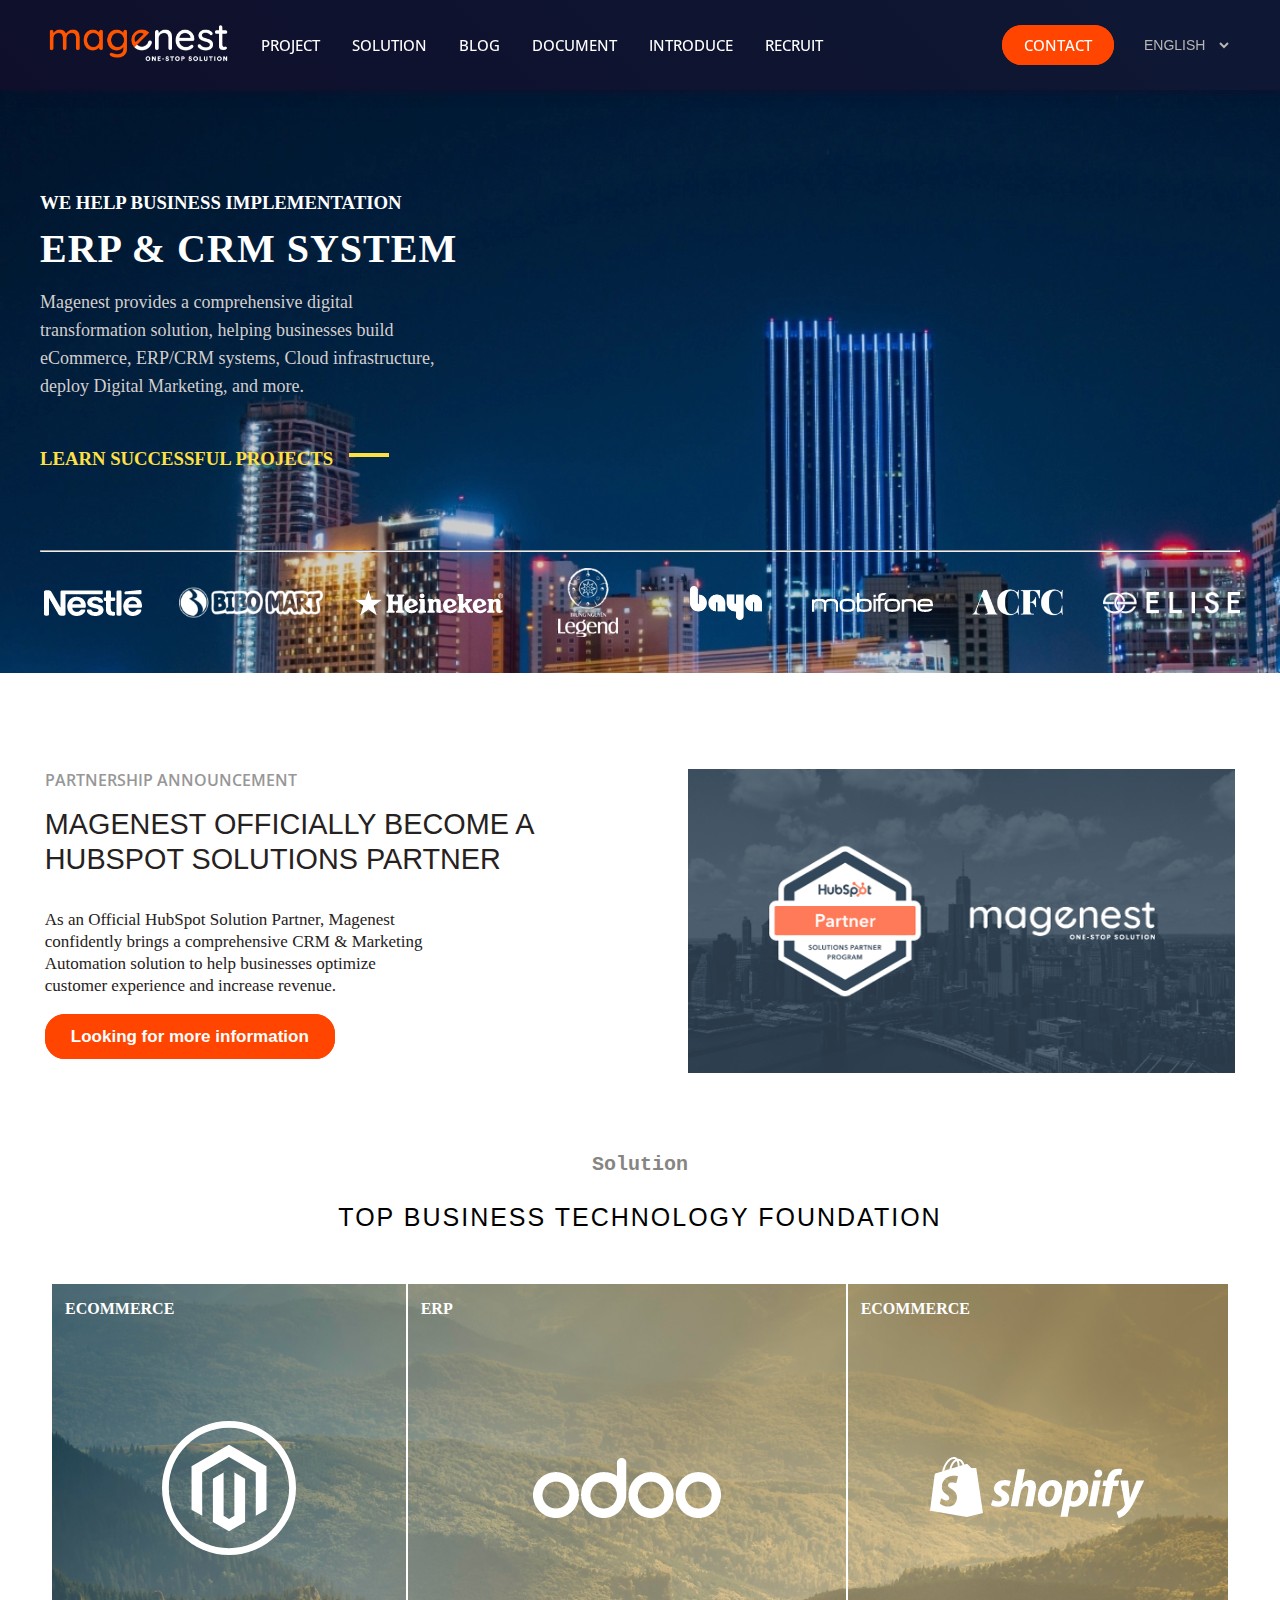
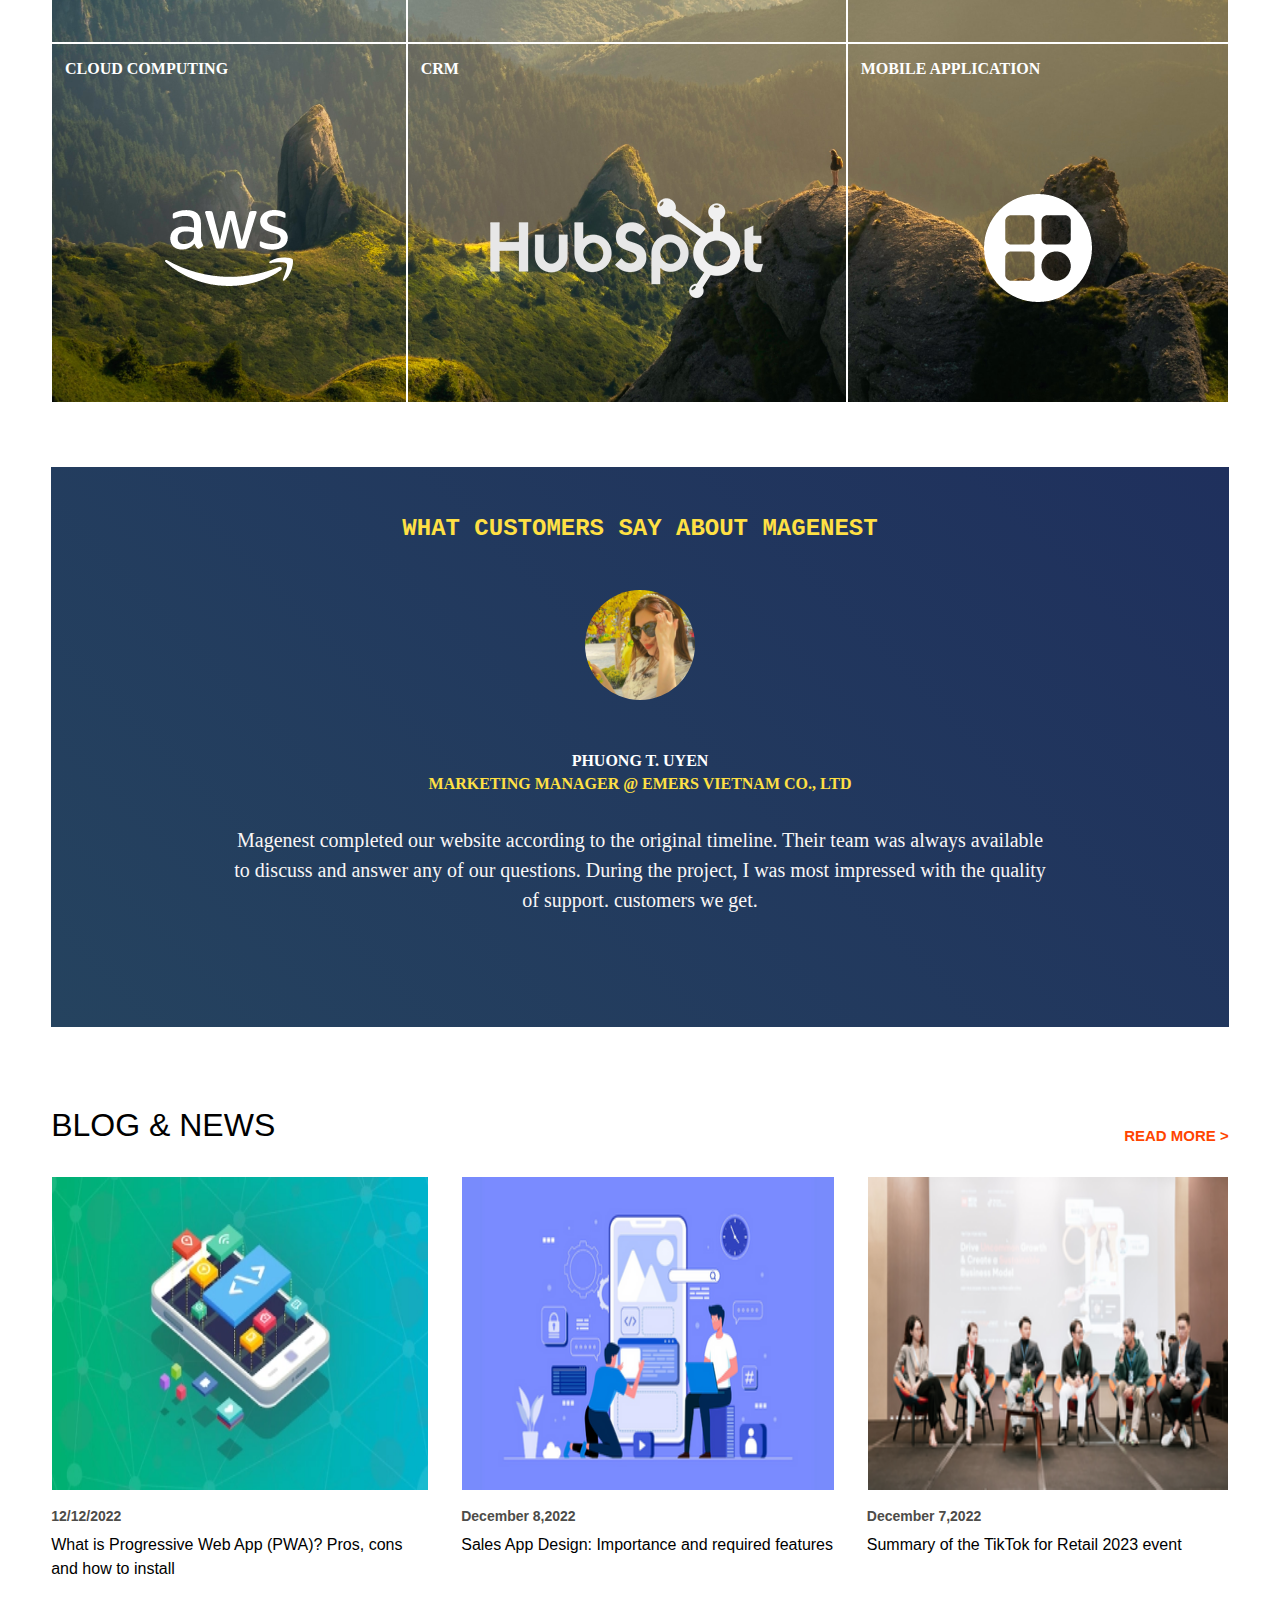
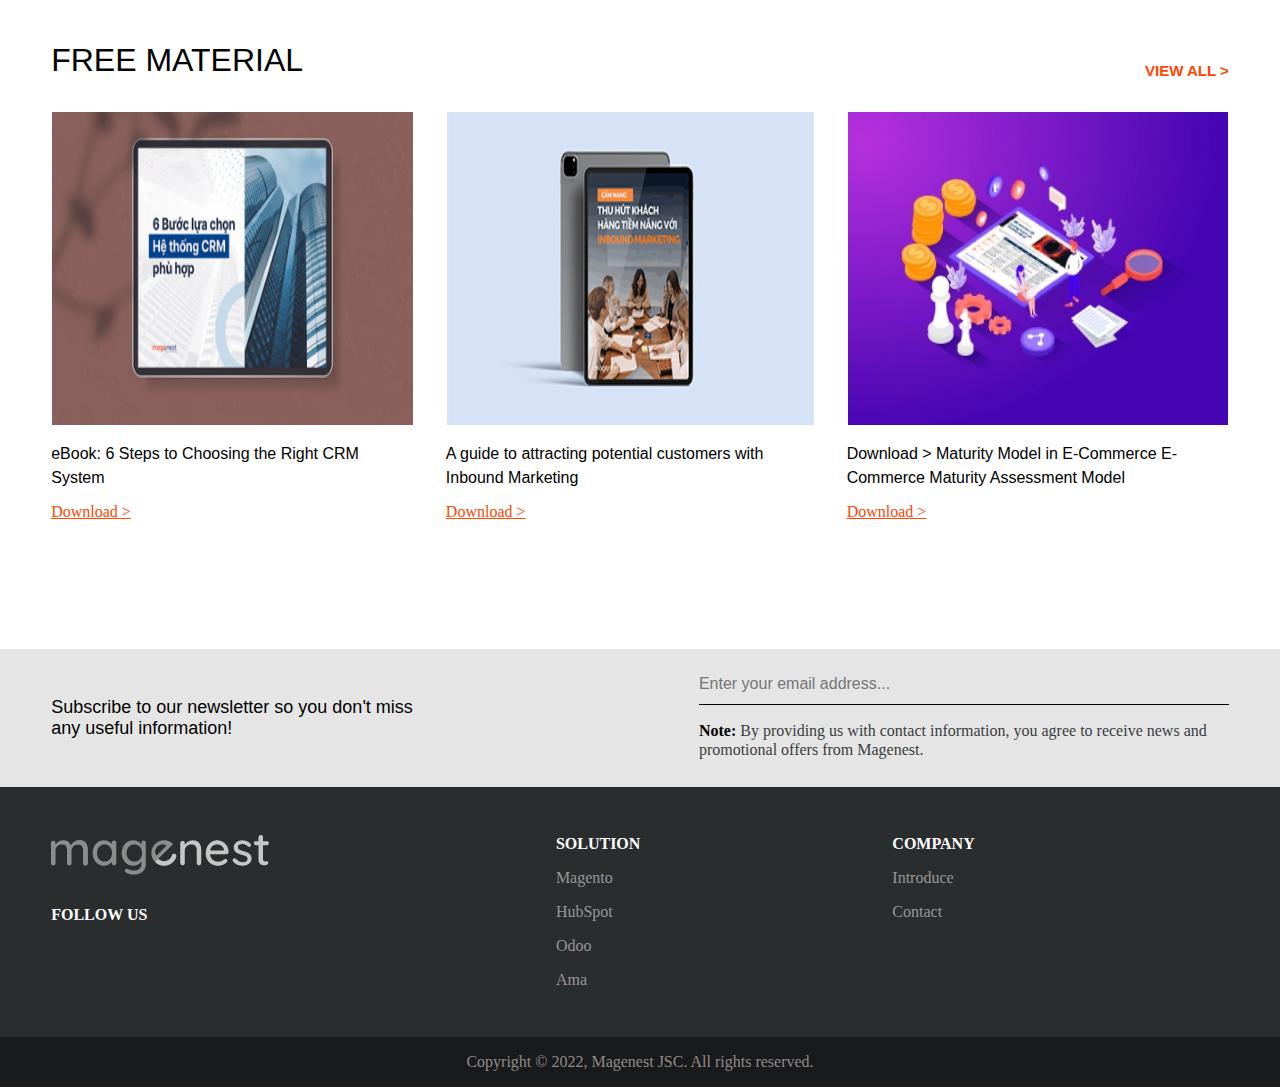
<file: index.html>
<!DOCTYPE html>
<html lang="en">
<head>
    <meta charset="UTF-8">
    <meta http-equiv="X-UA-Compatible" content="IE=edge">
    <meta name="viewport" content="width=device-width, initial-scale=1.0">
    <title>Magenest - Strategic technology partner of Vietnamese enterprises</title>
    <link rel="stylesheet" href="style.css">
    <link rel="stylesheet" href="https://cdnjs.cloudflare.com/ajax/libs/font-awesome/6.2.1/css/all.min.css" integrity="sha512-MV7K8+y+gLIBoVD59lQIYicR65iaqukzvf/nwasF0nqhPay5w/9lJmVM2hMDcnK1OnMGCdVK+iQrJ7lzPJQd1w==" crossorigin="anonymous" referrerpolicy="no-referrer" />
</head>
<body>
    <header>

    <!-- ================  Big Screen Navbar =============== -->
        <nav>
            <ul class="left">
                <li><a href="#"><img src="images/magenest-logo-2022.webp" class="logo"></a></li>
                <li><a href="project/project.html">Project</a></li>
                <li><a href="#">Solution</a></li>
                <li><a href="#">Blog</a></li>
                <li><a href="/document/document.html">Document</a></li>
                <li><a href="#">Introduce</a></li>
                <li><a href="/recuritment/recuritment.html">Recruit</a></li>
            </ul>
            <div class="right">
                <div class="div">
                    <a href="/contact/contact.html" class="btn">Contact</a>
                </div>
                <div class="div">
                    <select name="" id="">
                        <option class="language" value="">English</option>
                        <option value="">Nepali</option>
                    </select>
                </div>               
            </div>
        </nav>


    <!-- ================  Small Screen Navbar =============== -->
        <nav class="mobile-navbar">
            <div class="logo">
                <img src="images/magenest-logo-2022.webp">
            </div>
            <div class="menu-icon">
                <img src="images/menu-icon.png" alt="" srcset="">
            </div>
            
            
        </nav>

    <!-- ================ MOBILE MENU CONTAINER =============== -->
            <div class="mobile-menu-container">
                <div class="close-icon">
                    <img src="images/close-icon.svg" alt="">
                </div>
                <ul>
                    <li><a href="/project/project.html">Project</a></li>
                    <li><a href="#">Solution</a></li>
                    <li><a href="#">Blog</a></li>
                    <li><a href="/document/document.html">Document</a></li>
                    <li><a href="/recuritment/recuritment.html">Recruit</a></li>
                    <li><a href="/contact/contact.html">Contact</a></li>
                </ul>
            </div>




        <div class="hero">
            <div class="content">
                <h3>WE HELP BUSINESS IMPLEMENTATION</h3>
                <h1 class="auto-text">erp & crd system</h1>
                <p>Magenest provides a comprehensive digital transformation solution, helping businesses build eCommerce, ERP/CRM systems, Cloud infrastructure, deploy Digital Marketing, and more.</p>
            </div>
            <div class="design">
                <h3>LEARN SUCCESSFUL PROJECTS</h3>
                <span class="line"></span>
            </div>
            <hr>

            <div class="companies">
                <div class="img">
                    <img src="images/nestle.webp">
                </div>
                <div class="img">
                    <img src="images/bibomart.webp">
                </div>
                <div class="img">
                    <img src="images/heineken.webp">
                </div>
                <div class="img">
                    <img src="images/legend.webp">
                </div>
                <div class="img">
                    <img src="images/baya.webp">
                </div>
                <div class="img">
                    <img src="images/mobifine.webp">
                </div>
                <div class="img">
                    <img src="images/acfc.webp">
                </div>
                <div class="img">
                    <img src="images/elipse.webp">
                </div>
            </div>
        </div>
    </header>



    <!-- ================  second row Container =============== -->
    
    <section>
        <div class="secondrow">
            <div class="left">
                <h3>PARTNERSHIP ANNOUNCEMENT</h3>
                <h2>MAGENEST OFFICIALLY BECOME A HUBSPOT SOLUTIONS PARTNER</h2>
                <p>As an Official HubSpot Solution Partner, Magenest confidently brings a comprehensive CRM & Marketing Automation solution to help businesses optimize customer experience and increase revenue.</p>
                <a href="#" class="btn info">Looking for more information</a>
            </div>
            <div class="right">
                <img src="images/secondrow.webp" alt="">
            </div>
        </div>
    </section>

    <!-- ================  SOLUTION CONTAINER =============== -->

    <div class="solutionContainer">
        <h5>Solution</h5>
        <h1>TOP BUSINESS TECHNOLOGY FOUNDATION</h1>
        <div class="allBox">
            <div class="box">
                <div class="text"><h4>Ecommerce</h4></div>
                <div class="image">
                <img src="images/magento-logo.webp">
                </div>
            </div>
    
            <div class="box">
                <div class="text"><h4>Erp</h4></div>
                <div class="image">
                <img src="images/odoo-logo.webp">
                </div>
            </div>
    
            <div class="box">
                <div class="text"><h4>Ecommerce</h4></div>
                <div class="image">
                <img src="images/shopify-logo.webp  ">
                </div>
            </div>
    
            <div class="box">
                <div class="text"><h4>cloud computing</h4></div>
                <div class="image">
                <img src="images/aws-logo.webp">
                </div>
            </div>
    
            <div class="box">
                <div class="text"><h4>crm</h4></div>
                <div class="image">
                <img src="images/hubspot-logo-white-png.webp">
                </div>
            </div>
    
            <div class="box">
                <div class="text"><h4>mobile application</h4></div>
                <div class="image">
                <img src="images/app-logo.webp">
                </div>
            </div>
        </div>
        
    </div>
    
    
    <!-- ================ REVIEW BOX =============== -->

    <div class="reviewBox">
        <h2 class="reviewTitle">WHAT CUSTOMERS SAY ABOUT MAGENEST</h2>
        <img class="reviewImg" src="">
        <h4 class="reviewName"></h4>
        <h4 class="reviewWork"></h4>
        <p class="reviewPara"></p>
        <div class="controls">
            <div class="leftarrow">
                <i class="fa fa-arrow-left" aria-hidden="true"></i>
            </div>
            <div class="rightarrow">
                <i class="fa fa-arrow-right" aria-hidden="true"></i>
            </div>
        </div>
    </div>


    <!-- ================= BLOG CONTENT ==================== -->
    <div class="blogContainer">
        <div class="title">
            <div class="blog">
                <h2>Blog & news</h2>
            </div>
            <div class="readMore">
                <a href="#">Read More ></a>
            </div>
        </div>
        <div class="blogBox">
            <div class="blogContent">
                <div class="box">
                    <img src="images/blog1.webp" alt="">
                </div>
                <span class="date">12/12/2022</span>
                <p>What is Progressive Web App (PWA)? Pros, cons and how to install</p>
            </div>
    
            <div class="blogContent">
                <div class="box">
                    <img src="images/blog2.webp" alt="">
                </div>
                <span class="date">December 8,2022</span>
                <p>Sales App Design: Importance and required features</p>
            </div>
    
            <div class="blogContent">
                <div class="box">
                    <img src="images/blog3.webp" alt="">
                </div>
                <span class="date">December 7,2022</span>
                <p>Summary of the TikTok for Retail 2023 event</p>
            </div>
        </div>
    </div>
    

    <!-- ================= FREE MATERIAL CONTENT ==================== -->
    <div class="material">
        <div class="title">
            <div class="blog">
                <h2>Free Material</h2>
            </div>
            <div class="readMore">
                <a href="#">View All ></a>
            </div>
        </div>
        <div class="blogBox">
            <div class="blogContent">
                <div class="box">
                    <img src="images/material1.png" alt="">
                </div>
                <p>eBook: 6 Steps to Choosing the Right CRM System</p>
                <a href="#">Download ></a>
            </div>
    
            <div class="blogContent">
                <div class="box">
                    <img src="images/material2.jpg" alt="">
                </div>
                <p>A guide to attracting potential customers with Inbound Marketing</p>
                <a href="#">Download ></a>
            </div>
    
            <div class="blogContent">
                <div class="box">
                    <img src="images/material3.webp" alt="">
                </div>
                <p>Download >
                    Maturity Model in E-Commerce
                    E-Commerce Maturity Assessment Model
                </p>
                <a href="#">Download ></a>
            </div>
        </div>
    </div>



    <!-- ================= MESSAGE SECTION ==================== -->  
    <div class="mmsgBox">
        <div class="message">
            <div class="left">
                <h4>Subscribe to our newsletter so you don't miss
                    any useful information!</h4>
            </div>
            <div class="right">
                <div class="form">
                    <input type="email" name="" placeholder="Enter your email address..." required>
                    <div class="arrow">
                        <i class="fa fa-arrow-right" aria-hidden="true"></i>
                    </div>
                </div>
                <p> <span class="note">Note: </span>By providing us with contact information, you agree to receive news and promotional offers from Magenest.</p>
            </div>
        </div>
    </div>  


    <!-- ============ FOOTER SECTION ================== -->
    <footer>
        <div class="inside">
            <div class="first">
                <div class="footer-logo">
                    <img src="images/mgn-logo-gray.webp">
                </div>
                <div class="link">
                    <h3>Follow us</h3>
                    <div class="link-item">
                        <a href="#">
                            <i class="fa-brands fa-linkedin"></i>
                        </a>
                        <a href="https://www.facebook.com/profile.php?id=100070968464624">
                            <i class="fa-brands fa-facebook-f"></i>
                        </a>
                        <a href="#">
                            <i class="fa-brands fa-instagram"></i>
                        </a>
                        <a href="#">
                            <i class="fa-brands fa-youtube"></i>
                        </a>
                    </div>
                </div>
            </div>
            <div class="same">
                <h3>Solution</h3>
                <p>Magento</p>
                <p>HubSpot</p>
                <p>Odoo</p>
                <p>Ama</p>
            </div>
            <div class="same">
                <h3>Company</h3>
                <p>Introduce</p>
                <p>Contact</p>
            </div>
        </div>

        <div class="copyright">
            <p>Copyright © 2022, Magenest JSC. All rights reserved.</p>
        </div>

    </footer>
    
    <script src="main.js"></script>
</body>
</html>
</file>
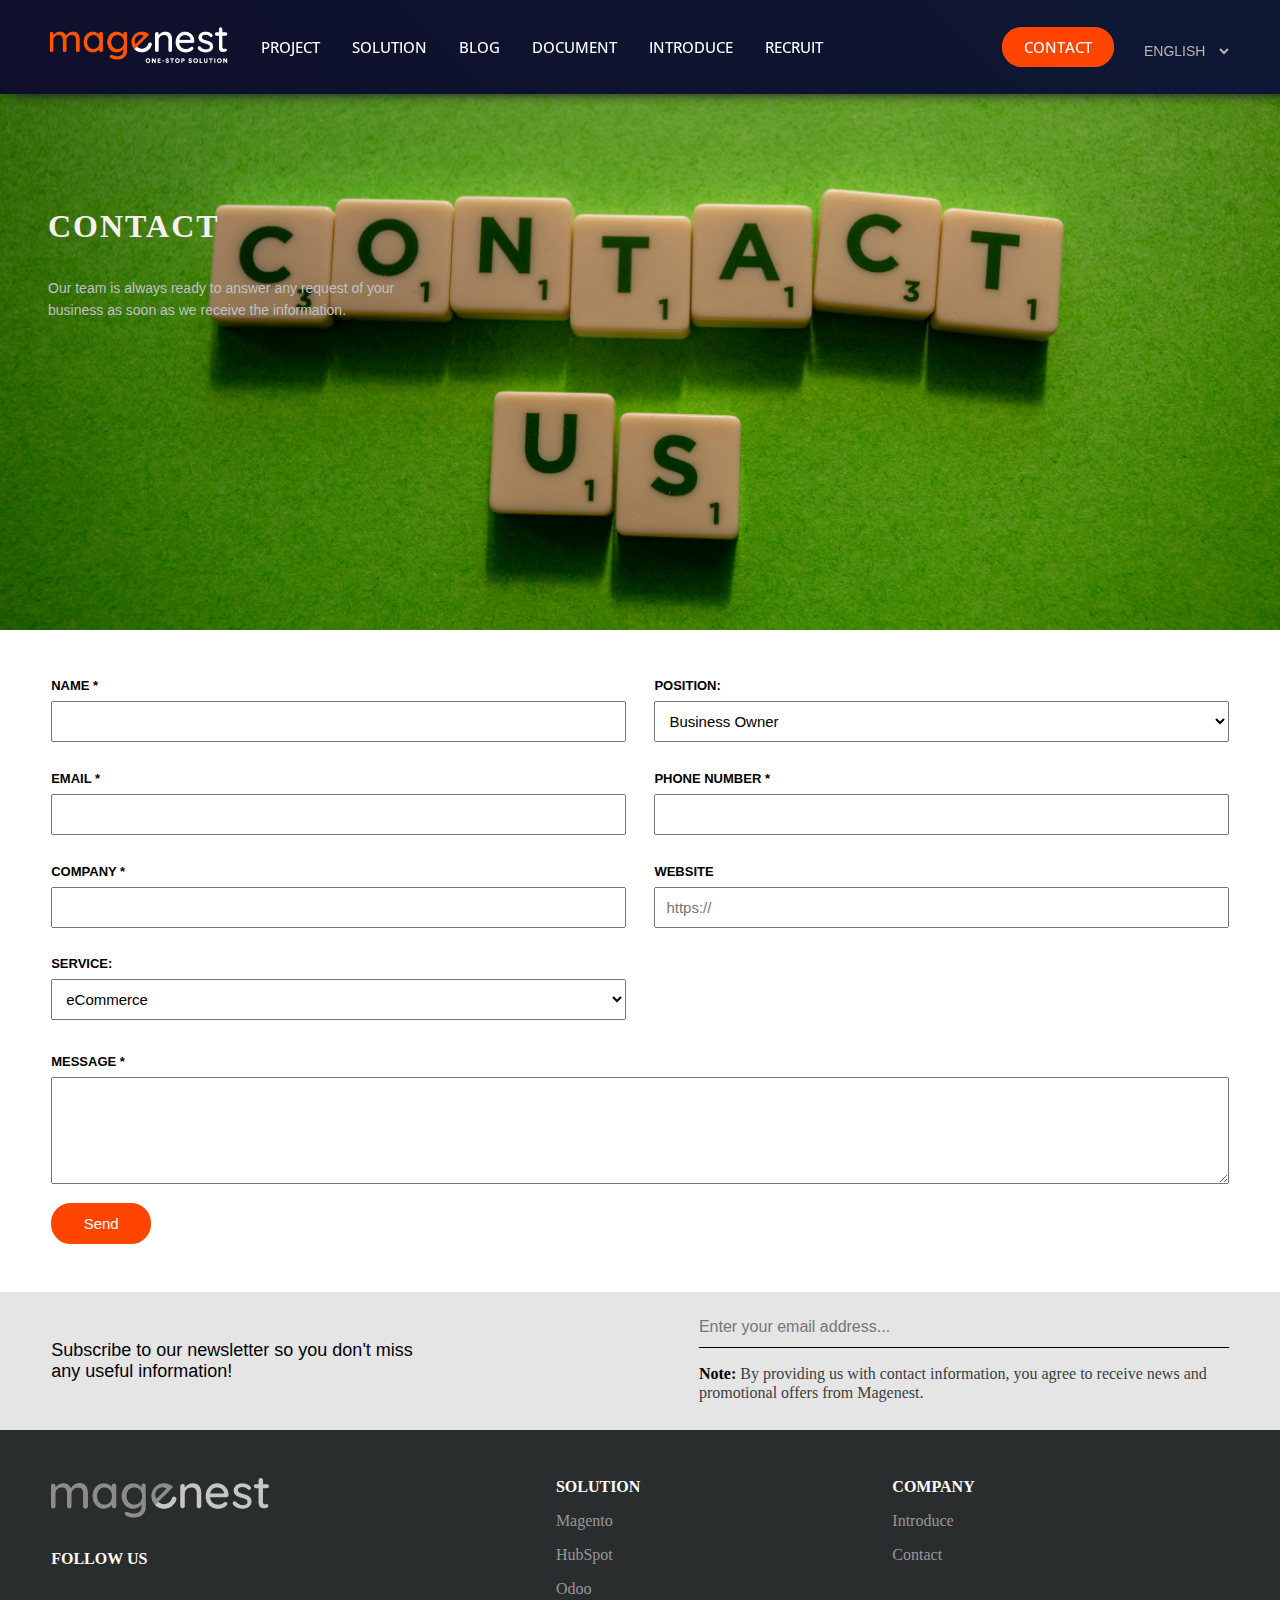
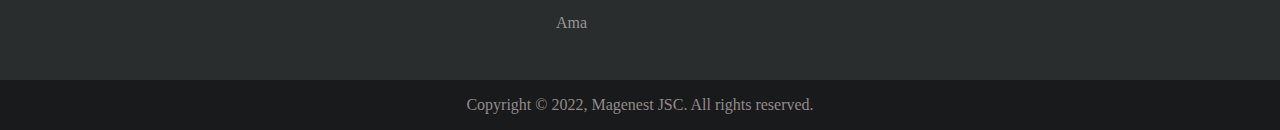
<file: contact/contact.html>
<!DOCTYPE html>
<html lang="en">
<head>
    <meta charset="UTF-8">
    <meta http-equiv="X-UA-Compatible" content="IE=edge">
    <meta name="viewport" content="width=device-width, initial-scale=1.0">
    <title>Document</title>
    <link rel="stylesheet" href="contact.css">
    <link rel="stylesheet" href="https://cdnjs.cloudflare.com/ajax/libs/font-awesome/6.2.1/css/all.min.css" integrity="sha512-MV7K8+y+gLIBoVD59lQIYicR65iaqukzvf/nwasF0nqhPay5w/9lJmVM2hMDcnK1OnMGCdVK+iQrJ7lzPJQd1w==" crossorigin="anonymous" referrerpolicy="no-referrer" />
</head>
<body>
    <header>

    <!-- ================  Big Screen Navbar =============== -->
        <nav>
            <ul class="left">
                <li><a href="/index.html"><img src="/images/magenest-logo-2022.webp" class="logo"></a></li>
                <li><a href="/project/project.html">Project</a></li>
                <li><a href="#">Solution</a></li>
                <li><a href="#">Blog</a></li>
                <li><a href="/document/document.html">Document</a></li>
                <li><a href="#">Introduce</a></li>
                <li><a href="/recuritment/recuritment.html">Recruit</a></li>
            </ul>
            <div class="right">
                <div class="div">
                    <a href="#" class="btn">Contact</a>
                </div>
                <div class="div">
                    <select name="" id="">
                        <option class="language" value="">English</option>
                        <option value="">Nepali</option>
                    </select>
                </div>               
            </div>
        </nav>


    <!-- ================  Small Screen Navbar =============== -->
        <nav class="mobile-navbar">
            <div class="logo">
                <a href="/index.html"><img src="/images/magenest-logo-2022.webp"></a>
            </div>
            <div class="menu-icon">
                <img src="/images/menu-icon.png" alt="" srcset="">
            </div>
            
            
        </nav>

    <!-- ================ MOBILE MENU CONTAINER =============== -->
            <div class="mobile-menu-container">
                <div class="close-icon">
                    <img src="/images/close-icon.svg" alt="">
                </div>
                <ul>
                    <li><a href="/project/project.html">Project</a></li>
                    <li><a href="#">Solution</a></li>
                    <li><a href="#">Blog</a></li>
                    <li><a href="/document/document.html">Document</a></li>
                    <li><a href="/recuritment/recuritment.html">Recruit</a></li>
                    <li><a href="/contact/contact.html" class="current">Contact</a></li>
                </ul>
            </div>

            <div class="hero">
                <h1>Contact</h1>
                <p>Our team is always ready to answer any request of your business as soon as we receive the information.</p>
            </div>
    </header>

    <!-- =============== CONTACT SECTION =================== -->
    <section>
        <div class="contactBox">
                <form action="">
                    <div class="box">
                        <label for="name">Name *</label>
                        <input type="text" id="name">
                    </div>

                    <div class="box">
                        <label for="position">Position:</label>
                        <select id="position">
                            <option value="">Business Owner</option>
                            <option value="">Digital Agency</option>
                            <option value="">Partner</option>
                            <option value="">Other</option>
                        </select>
                    </div>

                    <div class="box">
                        <label for="email">Email *</label>
                        <input type="email" id="email" required>
                    </div>

                    <div class="box">
                        <label for="phone">Phone Number *</label>
                        <input type="number" id="phone" required>
                    </div>

                    <div class="box">
                        <label for="company">Company *</label>
                        <input type="text" id="company">
                    </div>

                    <div class="box">
                        <label for="website">Website</label>
                        <input type="text" placeholder="https://" id="website">
                    </div>
                
                    <div class="box">
                        <label for="services">Service:</label>
                        <select id="services">
                            <option value="">eCommerce</option>
                            <option value="">ERP/CRP</option>
                            <option value="">Cloud Hosting</option>
                            <option value="">Mobile App</option>
                            <option value="">Other</option>
                        </select>
                    </div>
    
                    <div class="textArea">
                        <label for="message">Message *</label>
                        <textarea id="message" cols="60" rows="5"></textarea>
                    </div>
                    <input class="btn" type="submit" value="Send">
                </form>
        </div>
    </section>


    <!-- ================= MESSAGE SECTION ==================== -->  
    <div class="mmsgBox">
        <div class="message">
            <div class="left">
                <h4>Subscribe to our newsletter so you don't miss
                    any useful information!</h4>
            </div>
            <div class="right">
                <div class="form">
                    <input type="email" name="" placeholder="Enter your email address..." required>
                    <div class="arrow">
                        <i class="fa fa-arrow-right" aria-hidden="true"></i>
                    </div>
                </div>
                <p> <span class="note">Note: </span>By providing us with contact information, you agree to receive news and promotional offers from Magenest.</p>
            </div>
        </div>
    </div>  



    <!-- ============ FOOTER SECTION ================== -->
    <footer>
        <div class="inside">
            <div class="first">
                <div class="footer-logo">
                    <img src="/images/mgn-logo-gray.webp">
                </div>
                <div class="link">
                    <h3>Follow us</h3>
                    <div class="link-item">
                        <a href="#">
                            <i class="fa-brands fa-linkedin"></i>
                        </a>
                        <a href="https://www.facebook.com/profile.php?id=100070968464624">
                            <i class="fa-brands fa-facebook-f"></i>
                        </a>
                        <a href="#">
                            <i class="fa-brands fa-instagram"></i>
                        </a>
                        <a href="#">
                            <i class="fa-brands fa-youtube"></i>
                        </a>
                    </div>
                </div>
            </div>
            <div class="same">
                <h3>Solution</h3>
                <p>Magento</p>
                <p>HubSpot</p>
                <p>Odoo</p>
                <p>Ama</p>
            </div>
            <div class="same">
                <h3>Company</h3>
                <p>Introduce</p>
                <p>Contact</p>
            </div>
        </div>

        <div class="copyright">
            <p>Copyright © 2022, Magenest JSC. All rights reserved.</p>
        </div>

    </footer>
    <script src="contact.js"></script>

    
</body>
</html>
</file>
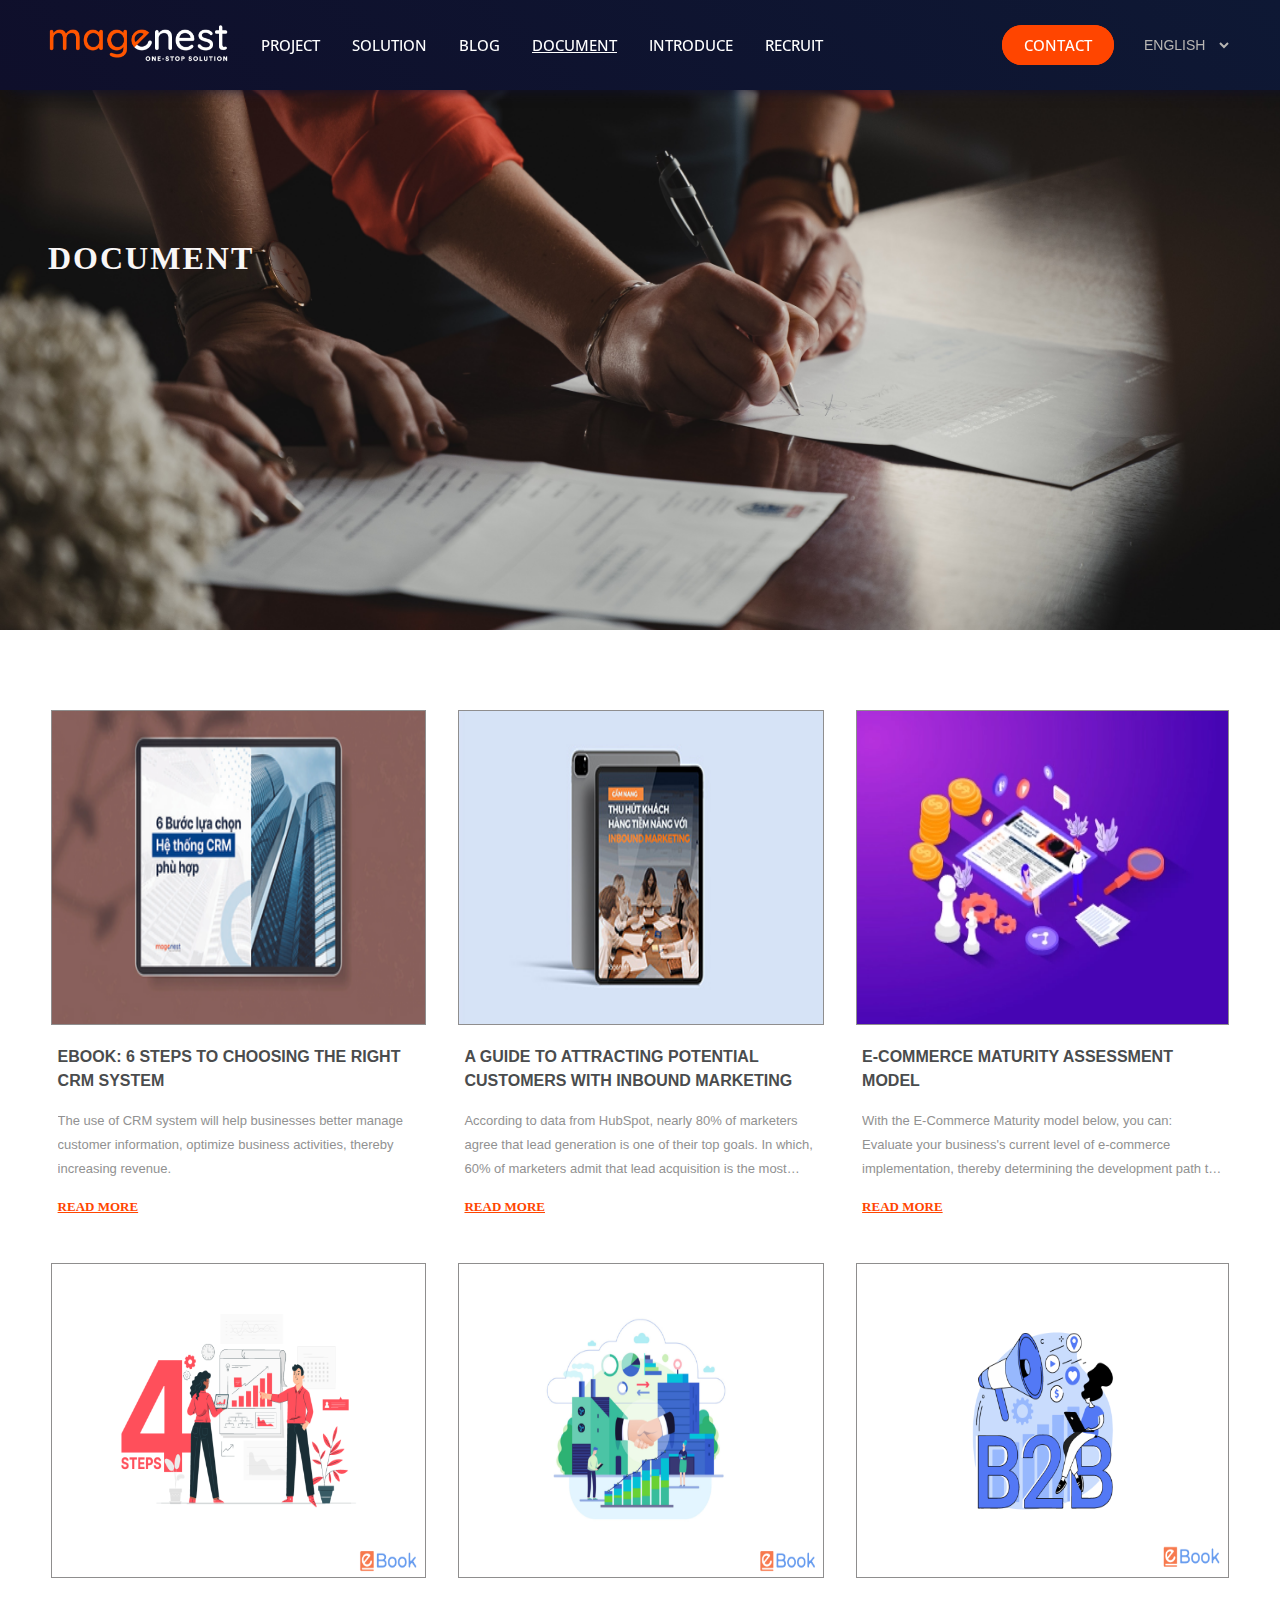
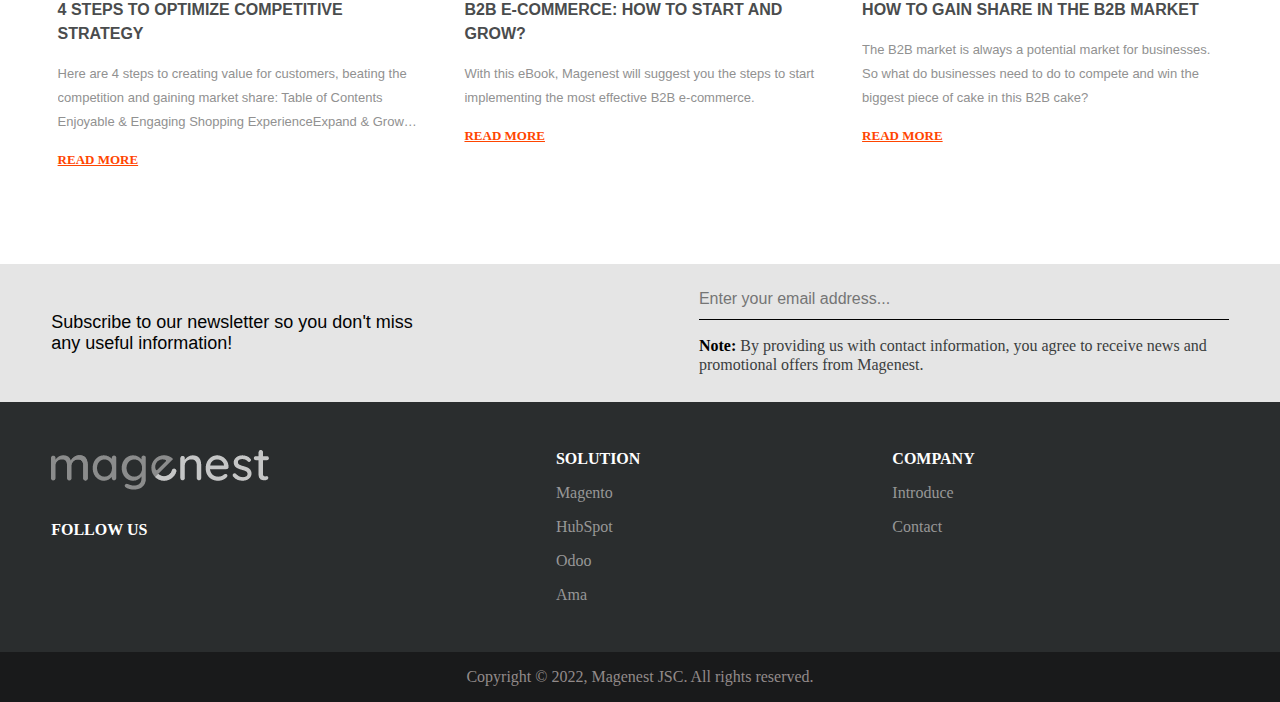
<file: document/document.html>
<!DOCTYPE html>
<html lang="en">
<head>
    <meta charset="UTF-8">
    <meta http-equiv="X-UA-Compatible" content="IE=edge">
    <meta name="viewport" content="width=device-width, initial-scale=1.0">
    <title>Document</title>
    <link rel="stylesheet" href="document.css">
    <link rel="stylesheet" href="https://cdnjs.cloudflare.com/ajax/libs/font-awesome/6.2.1/css/all.min.css" integrity="sha512-MV7K8+y+gLIBoVD59lQIYicR65iaqukzvf/nwasF0nqhPay5w/9lJmVM2hMDcnK1OnMGCdVK+iQrJ7lzPJQd1w==" crossorigin="anonymous" referrerpolicy="no-referrer" />
</head>
<body>
    <header>

    <!-- ================  Big Screen Navbar =============== -->
        <nav>
            <ul class="left">
                <li><a href="/index.html"><img src="/images/magenest-logo-2022.webp" class="logo"></a></li>
                <li><a href="/project/project.html">Project</a></li>
                <li><a href="#">Solution</a></li>
                <li><a href="#">Blog</a></li>
                <li><a href="/document/document.html" class="active">Document</a></li>
                <li><a href="#">Introduce</a></li>
                <li><a href="/recuritment/recuritment.html">Recruit</a></li>
            </ul>
            <div class="right">
                <div class="div">
                    <a href="/contact/contact.html" class="btn">Contact</a>
                </div>
                <div class="div">
                    <select name="" id="">
                        <option class="language" value="">English</option>
                        <option value="">Nepali</option>
                    </select>
                </div>               
            </div>
        </nav>


    <!-- ================  Small Screen Navbar =============== -->
        <nav class="mobile-navbar">
            <div class="logo">
                <a href="/index.html"><img src="/images/magenest-logo-2022.webp"></a>
            </div>
            <div class="menu-icon">
                <img src="/images/menu-icon.png" alt="" srcset="">
            </div>
            
            
        </nav>

    <!-- ================ MOBILE MENU CONTAINER =============== -->
            <div class="mobile-menu-container">
                <div class="close-icon">
                    <img src="/images/close-icon.svg" alt="">
                </div>
                <ul>
                    <li><a href="/project/project.html">Project</a></li>
                    <li><a href="#">Solution</a></li>
                    <li><a href="#">Blog</a></li>
                    <li><a href="/document/document.html" class="current">Document</a></li>
                    <li><a href="/recuritment/recuritment.html">Recruit</a></li>
                    <li><a href="/contact/contact.html">Contact</a></li>
                </ul>
            </div>


            <div class="hero">
                <h1>Document</h1>
            </div>
    </header>

    <!-- =============== SECOND SECTION =================== -->
    <section>
        <div class="documentContent">
                <div class="box">
                    <img src="/images/document/1.png" alt="">
                    <div class="title">
                        <h4>
                            eBook: 6 Steps to Choosing the Right CRM System
                        </h4>
                        <p class="line-clamp">
                            The use of CRM system will help businesses better manage customer information, optimize business activities, thereby increasing revenue.
                        </p>
                    </div>
                    <div class="button">
                        <a href="#">Read More</a>
                    </div>
                </div>

                <div class="box">
                    <img src="/images/document/2.jpg" alt="">
                    <div class="title">
                        <h4>
                            A guide to attracting potential customers with Inbound Marketing
                        </h4>
                        <p class="line-clamp">
                            According to data from HubSpot, nearly 80% of marketers agree that lead generation is one of their top goals. In which, 60% of marketers admit that lead acquisition is the most difficult goal. 
                        </p>
                    </div>
                    <div class="button">
                        <a href="#">Read More</a>
                    </div>
                </div>

                <div class="box">
                    <img src="/images/document/3.webp" alt="">
                    <div class="title">
                        <h4>
                            E-Commerce Maturity Assessment Model
                        </h4>
                        <p class="line-clamp">
                            With the E-Commerce Maturity model below, you can: Evaluate your business's current level of e-commerce implementation, thereby determining the development path to the ideal stage. ideal and optimal. 
                        </p>
                    </div>
                    <div class="button">
                        <a href="#">Read More</a>
                    </div>
                </div>
                <div class="box">
                    <img src="/images/document/4.webp" alt="">
                    <div class="title">
                        <h4>
                            4 steps to optimize competitive strategy
                        </h4>
                        <p class="line-clamp">
                            Here are 4 steps to creating value for customers, beating the competition and gaining market share: Table of Contents Enjoyable & Engaging Shopping ExperienceExpand & Grow Increase PerformanceReady to Innovate Enjoyable Shopping Experience & attractive You need to consider […]
                        </p>
                    </div>
                    <div class="button">
                        <a href="#">Read More</a>
                    </div>
                </div>
    
                <div class="box">
                    <img src="/images/document/5.webp" alt="">
                    <div class="title">
                        <h4>
                            B2B E-Commerce: How to Start and Grow?
                        </h4>
                        <p class="line-clamp">
                            With this eBook, Magenest will suggest you the steps to start implementing the most effective B2B e-commerce. 
                        </p>
                    </div>
                    <div class="button">
                        <a href="#">Read More</a>
                    </div>
                </div>
    
                <div class="box">
                    <img src="/images/document/6.webp" alt="">
                    <div class="title">
                        <h4>
                            How to gain share in the B2B market
                        </h4>
                        <p class="line-clamp">
                            The B2B market is always a potential market for businesses. So what do businesses need to do to compete and win the biggest piece of cake in this B2B cake?
                        </p>
                    </div>
                    <div class="button">
                        <a href="#">Read More</a>
                    </div>
                </div>
            
        </div>
    </section>

    <!-- ================= MESSAGE SECTION ==================== -->  
    <div class="mmsgBox">
        <div class="message">
            <div class="left">
                <h4>Subscribe to our newsletter so you don't miss
                    any useful information!</h4>
            </div>
            <div class="right">
                <div class="form">
                    <input type="email" name="" placeholder="Enter your email address..." required>
                    <div class="arrow">
                        <i class="fa fa-arrow-right" aria-hidden="true"></i>
                    </div>
                </div>
                <p> <span class="note">Note: </span>By providing us with contact information, you agree to receive news and promotional offers from Magenest.</p>
            </div>
        </div>
    </div>  



    <!-- ============ FOOTER SECTION ================== -->
    <footer>
        <div class="inside">
            <div class="first">
                <div class="footer-logo">
                    <img src="/images/mgn-logo-gray.webp">
                </div>
                <div class="link">
                    <h3>Follow us</h3>
                    <div class="link-item">
                        <a href="#">
                            <i class="fa-brands fa-linkedin"></i>
                        </a>
                        <a href="https://www.facebook.com/profile.php?id=100070968464624">
                            <i class="fa-brands fa-facebook-f"></i>
                        </a>
                        <a href="#">
                            <i class="fa-brands fa-instagram"></i>
                        </a>
                        <a href="#">
                            <i class="fa-brands fa-youtube"></i>
                        </a>
                    </div>
                </div>
            </div>
            <div class="same">
                <h3>Solution</h3>
                <p>Magento</p>
                <p>HubSpot</p>
                <p>Odoo</p>
                <p>Ama</p>
            </div>
            <div class="same">
                <h3>Company</h3>
                <p>Introduce</p>
                <p>Contact</p>
            </div>
        </div>

        <div class="copyright">
            <p>Copyright © 2022, Magenest JSC. All rights reserved.</p>
        </div>

    </footer>
    <script src="document.js"></script>

    
</body>
</html>
</file>
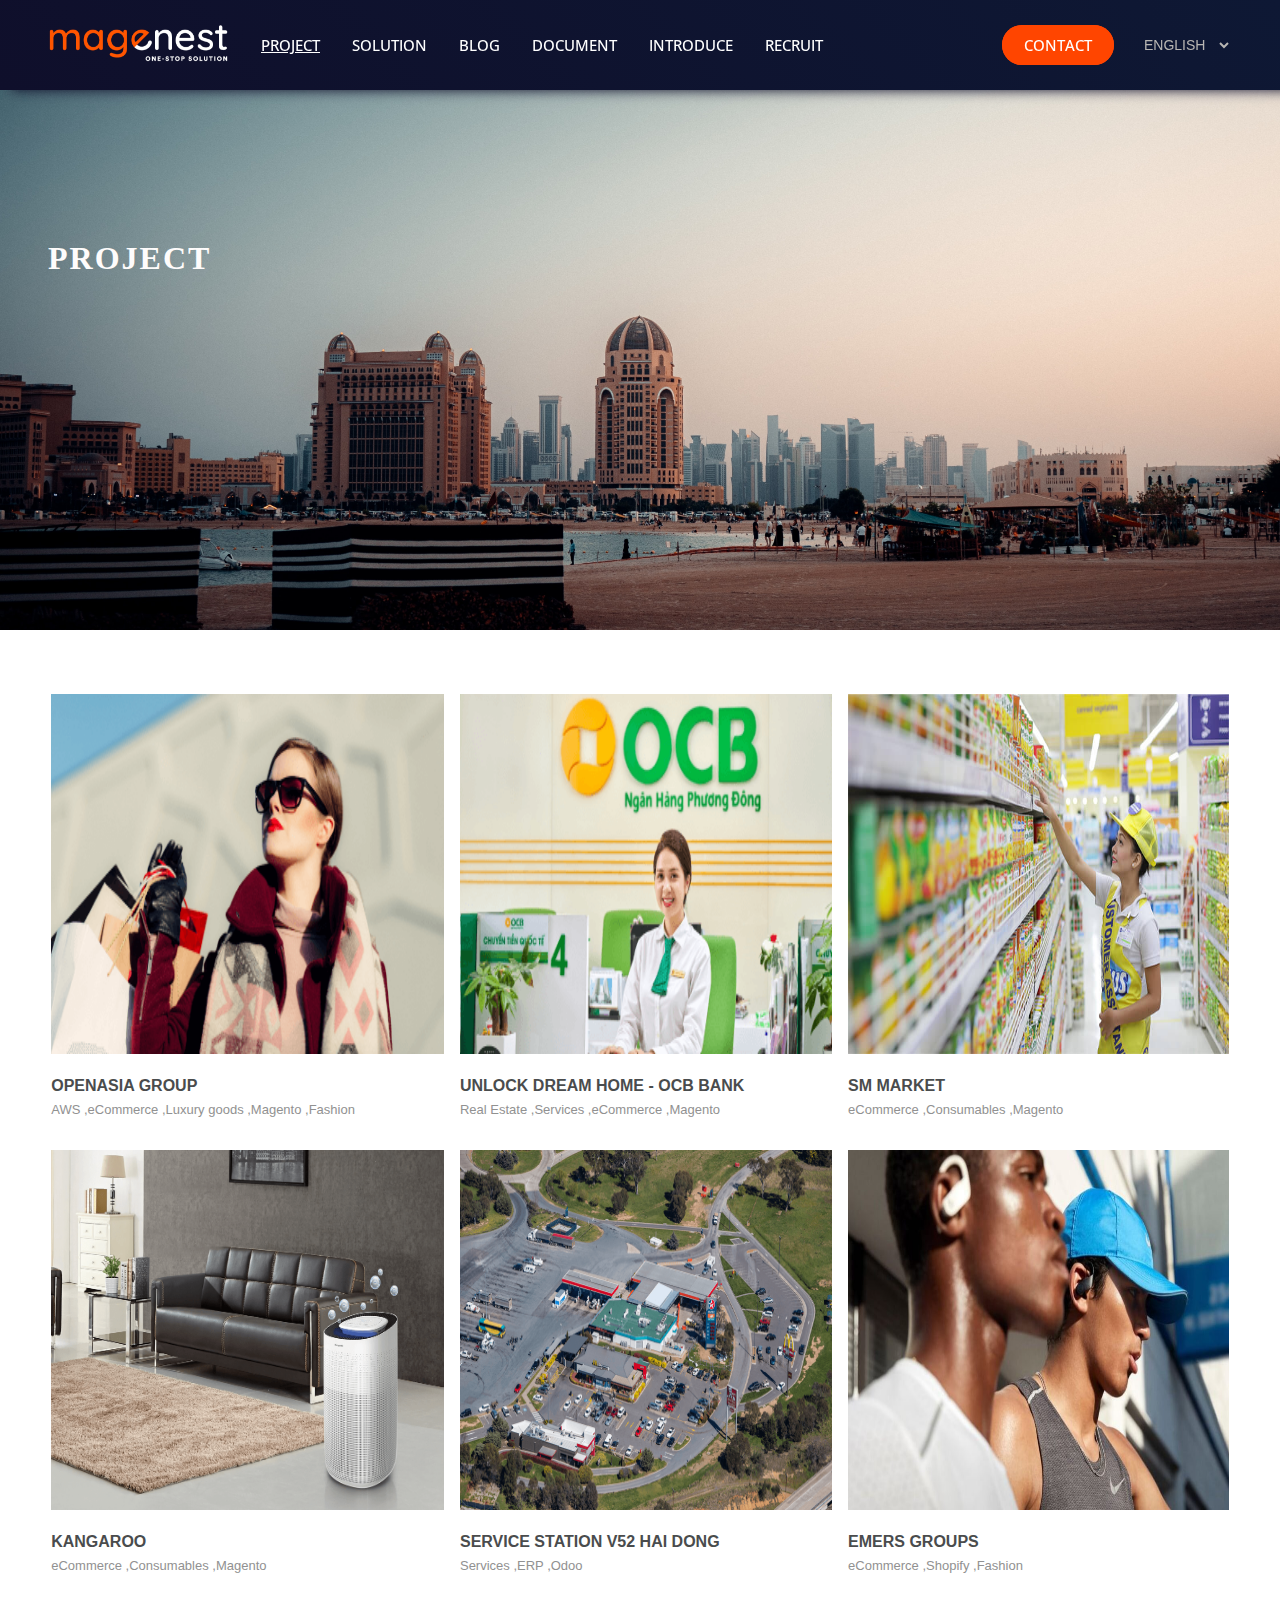
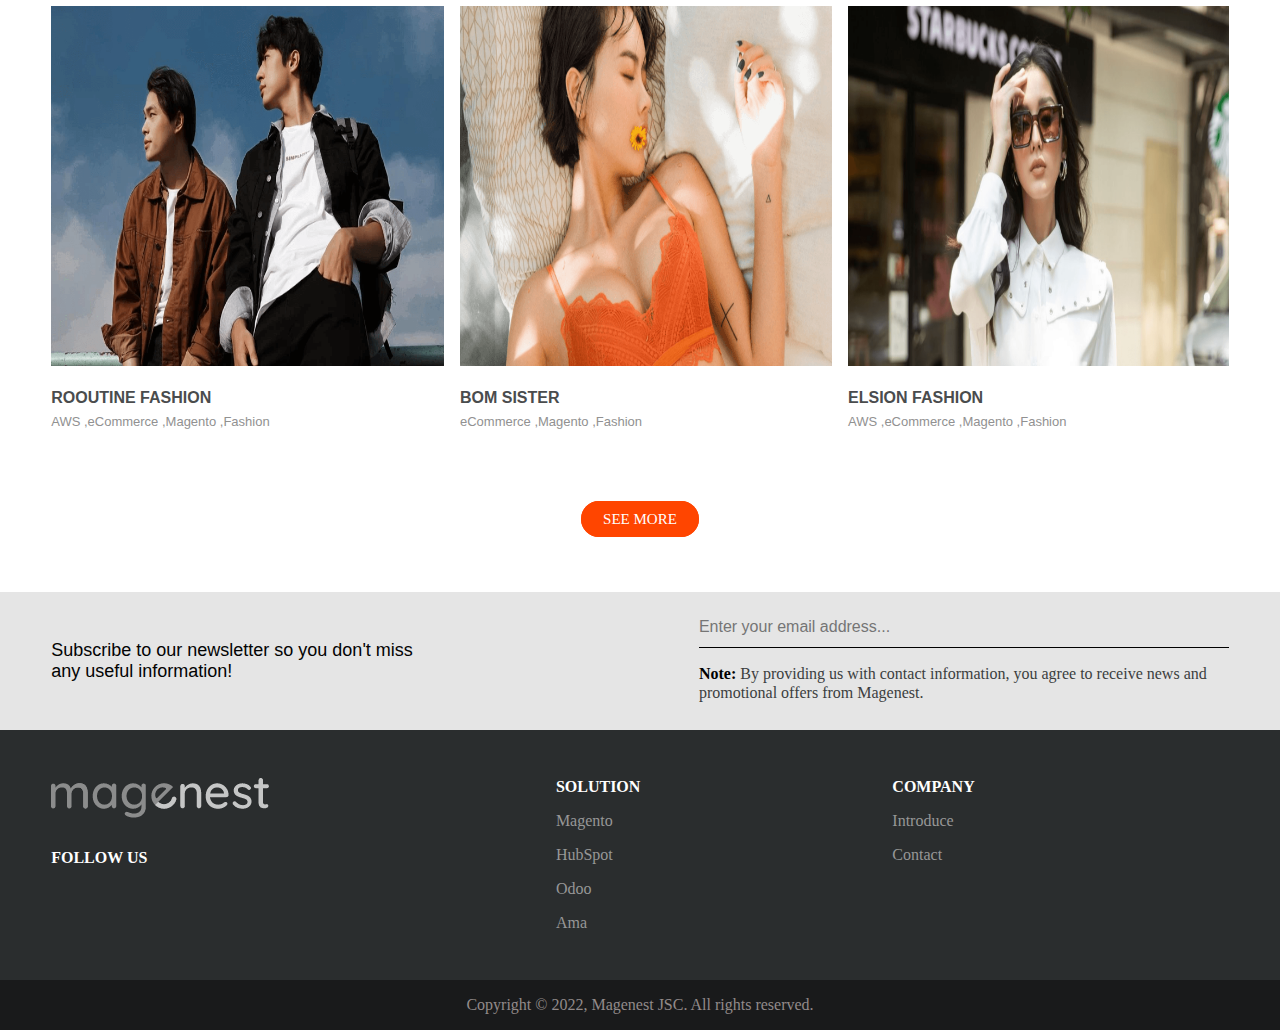
<file: project/project.html>
<!DOCTYPE html>
<html lang="en">
<head>
    <meta charset="UTF-8">
    <meta http-equiv="X-UA-Compatible" content="IE=edge">
    <meta name="viewport" content="width=device-width, initial-scale=1.0">
    <title>Project</title>
    <link rel="stylesheet" href="project.css">
    <link rel="stylesheet" href="https://cdnjs.cloudflare.com/ajax/libs/font-awesome/6.2.1/css/all.min.css" integrity="sha512-MV7K8+y+gLIBoVD59lQIYicR65iaqukzvf/nwasF0nqhPay5w/9lJmVM2hMDcnK1OnMGCdVK+iQrJ7lzPJQd1w==" crossorigin="anonymous" referrerpolicy="no-referrer" />
</head>
<body>
    <header>

    <!-- ================  Big Screen Navbar =============== -->
        <nav>
            <ul class="left">
                <li><a href="/index.html"><img src="/images/magenest-logo-2022.webp" class="logo"></a></li>
                <li><a href="#" class="active">Project</a></li>
                <li><a href="#">Solution</a></li>
                <li><a href="#">Blog</a></li>
                <li><a href="/document/document.html">Document</a></li>
                <li><a href="#">Introduce</a></li>
                <li><a href="/recuritment/recuritment.html">Recruit</a></li>
            </ul>
            <div class="right">
                <div class="div">
                    <a href="/contact/contact.html" class="btn">Contact</a>
                </div>
                <div class="div">
                    <select name="" id="">
                        <option class="language" value="">English</option>
                        <option value="">Nepali</option>
                    </select>
                </div>               
            </div>
        </nav>


    <!-- ================  Small Screen Navbar =============== -->
        <nav class="mobile-navbar">
            <div class="logo">
                <a href="/index.html"><img src="/images/magenest-logo-2022.webp"></a>
            </div>
            <div class="menu-icon">
                <img src="/images/menu-icon.png" alt="" srcset="">
            </div>
            
            
        </nav>

    <!-- ================ MOBILE MENU CONTAINER =============== -->
            <div class="mobile-menu-container">
                <div class="close-icon">
                    <img src="/images/close-icon.svg" alt="">
                </div>
                <ul>
                    <li><a href="/project/project.html" class="current">Project</a></li>
                    <li><a href="#">Solution</a></li>
                    <li><a href="#">Blog</a></li>
                    <li><a href="/document/document.html">Document</a></li>
                    <li><a href="/recuritment/recuritment.html">Recruit</a></li>
                    <li><a href="/contact/contact.html">Contact</a></li>
                </ul>
            </div>


            <div class="hero">
                <h1>Project</h1>
            </div>
    </header>

    <!-- =============== SECOND SECTION =================== -->
    <section>
        <div class="projectContent">
            <div class="box">
                <img src="/images/project/1.png" alt="">
                <div class="title">
                    <h4>openasia group</h4>
                    <p>AWS ,eCommerce ,Luxury goods ,Magento ,Fashion</p>
                </div>
        </div>

            <div class="box">
                <img src="/images/project/2.webp" alt="">
                <div class="title">
                    <h4>unlock dream home - ocb bank</h4>
                    <p>Real Estate ,Services ,eCommerce ,Magento</p>
                </div>
        </div>

            <div class="box">
                <img src="/images/project/3.jpg" alt="">
                <div class="title">
                    <h4>SM Market</h4>
                    <p>eCommerce ,Consumables ,Magento</p>
                </div>
        </div>

            <div class="box">
                <img src="/images/project/4.webp" alt="">
                <div class="title">
                    <h4>Kangaroo</h4>
                    <p>eCommerce ,Consumables ,Magento</p>
                </div>
        </div>

            <div class="box">
                <img src="/images/project/5.png" alt="">
                <div class="title">
                    <h4>service station v52 hai dong</h4>
                    <p>Services ,ERP ,Odoo</p>
                </div>
        </div>

            <div class="box">
                <img src="/images/project/6.jpg" alt="">
                <div class="title">
                    <h4>EMERS Groups</h4>
                    <p>eCommerce ,Shopify ,Fashion</p>
                </div>
        </div>

            <div class="box">
                <img src="/images/project/7.png" alt="">
                <div class="title">
                    <h4>Rooutine Fashion</h4>
                    <p>AWS ,eCommerce ,Magento ,Fashion</p>
                </div>
        </div>

            <div class="box">
                <img src="/images/project/8.webp" alt="">
                <div class="title">
                    <h4>BOM Sister</h4>
                    <p>eCommerce ,Magento ,Fashion</p>
                </div>
        </div>

            <div class="box">
                <img src="/images/project/9.png" alt="">
                <div class="title">
                    <h4>Elsion Fashion</h4>
                    <p>AWS ,eCommerce ,Magento ,Fashion</p>
                </div>
            </div>

        </div>
        <div class="button">
            <a class="btn">SEE MORE</a>
        </div>
    </section>

    <!-- ================= MESSAGE SECTION ==================== -->  
    <div class="mmsgBox">
        <div class="message">
            <div class="left">
                <h4>Subscribe to our newsletter so you don't miss
                    any useful information!</h4>
            </div>
            <div class="right">
                <div class="form">
                    <input type="email" name="" placeholder="Enter your email address..." required>
                    <div class="arrow">
                        <i class="fa fa-arrow-right" aria-hidden="true"></i>
                    </div>
                </div>
                <p> <span class="note">Note: </span>By providing us with contact information, you agree to receive news and promotional offers from Magenest.</p>
            </div>
        </div>
    </div>  



    <!-- ============ FOOTER SECTION ================== -->
    <footer>
        <div class="inside">
            <div class="first">
                <div class="footer-logo">
                    <img src="/images/mgn-logo-gray.webp">
                </div>
                <div class="link">
                    <h3>Follow us</h3>
                    <div class="link-item">
                        <a href="#">
                            <i class="fa-brands fa-linkedin"></i>
                        </a>
                        <a href="https://www.facebook.com/profile.php?id=100070968464624">
                            <i class="fa-brands fa-facebook-f"></i>
                        </a>
                        <a href="#">
                            <i class="fa-brands fa-instagram"></i>
                        </a>
                        <a href="#">
                            <i class="fa-brands fa-youtube"></i>
                        </a>
                    </div>
                </div>
            </div>
            <div class="same">
                <h3>Solution</h3>
                <p>Magento</p>
                <p>HubSpot</p>
                <p>Odoo</p>
                <p>Ama</p>
            </div>
            <div class="same">
                <h3>Company</h3>
                <p>Introduce</p>
                <p>Contact</p>
            </div>
        </div>

        <div class="copyright">
            <p>Copyright © 2022, Magenest JSC. All rights reserved.</p>
        </div>

    </footer>
    <script src="project.js"></script>

    
</body>
</html>
</file>
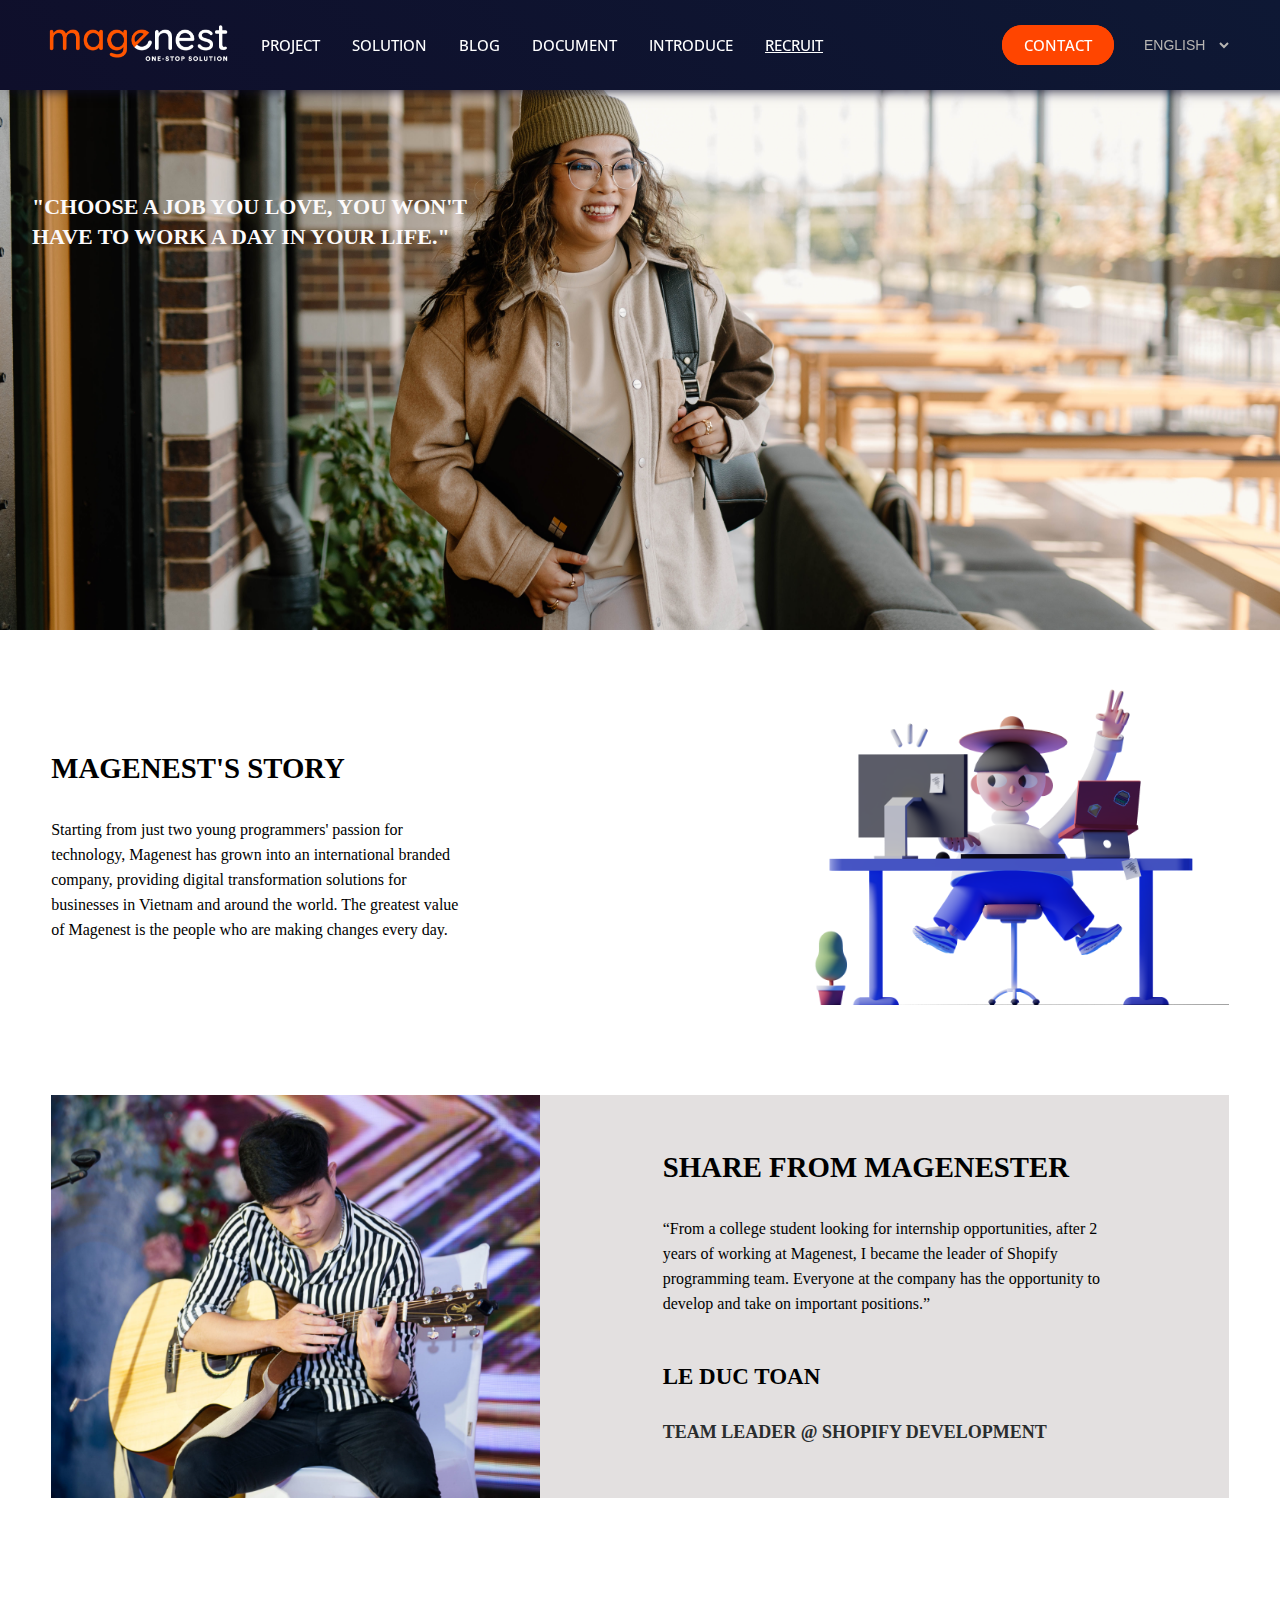
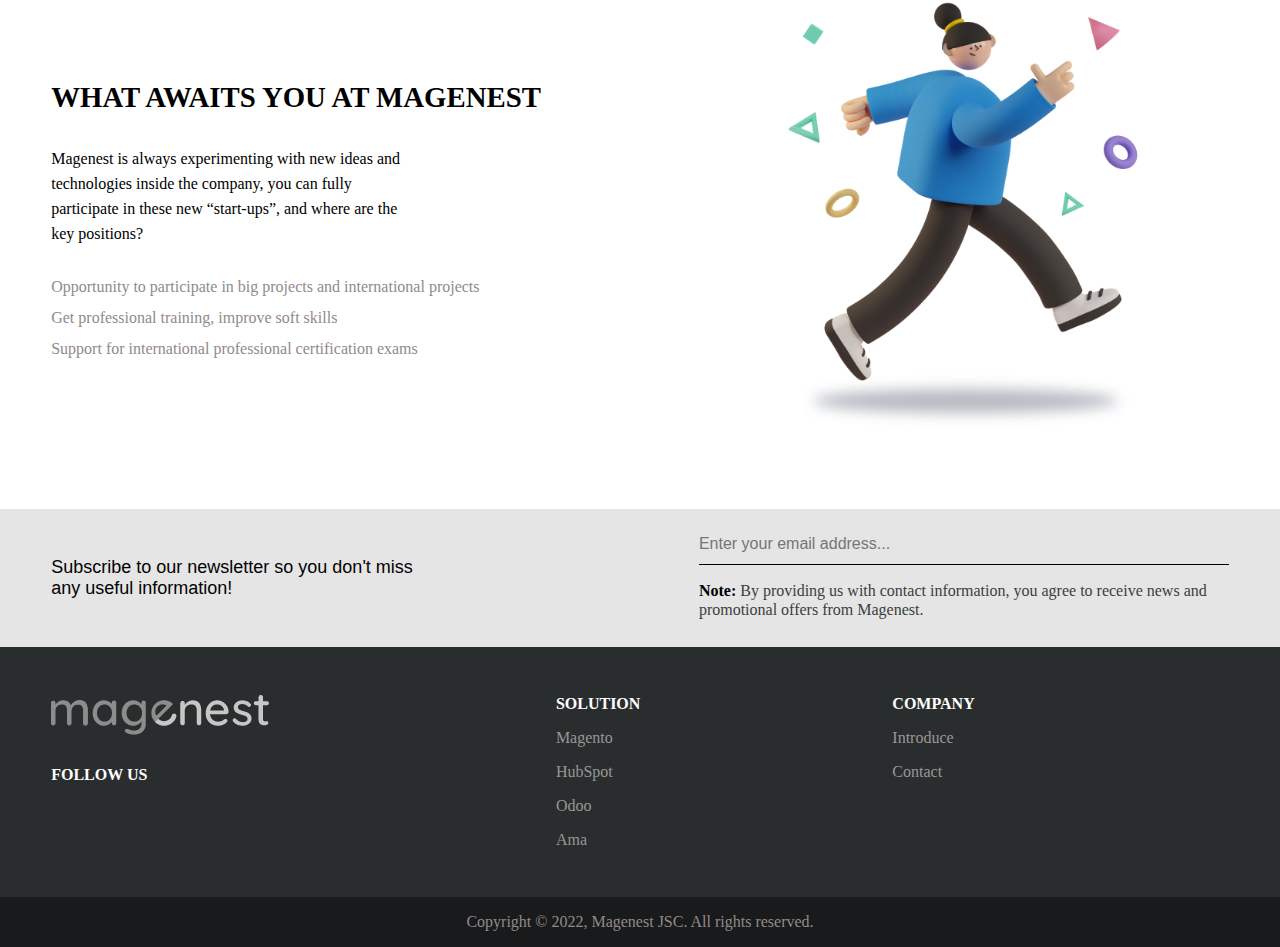
<file: recuritment/recuritment.html>
<!DOCTYPE html>
<html lang="en">
<head>
    <meta charset="UTF-8">
    <meta http-equiv="X-UA-Compatible" content="IE=edge">
    <meta name="viewport" content="width=device-width, initial-scale=1.0">
    <title>Document</title>
    <link rel="stylesheet" href="recuritment.css">
    <link rel="stylesheet" href="https://cdnjs.cloudflare.com/ajax/libs/font-awesome/6.2.1/css/all.min.css" integrity="sha512-MV7K8+y+gLIBoVD59lQIYicR65iaqukzvf/nwasF0nqhPay5w/9lJmVM2hMDcnK1OnMGCdVK+iQrJ7lzPJQd1w==" crossorigin="anonymous" referrerpolicy="no-referrer" />
</head>
<body>
    <header>

    <!-- ================  Big Screen Navbar =============== -->
        <nav>
            <ul class="left">
                <li><a href="/index.html"><img src="/images/magenest-logo-2022.webp" class="logo"></a></li>
                <li><a href="/project/project.html">Project</a></li>
                <li><a href="#">Solution</a></li>
                <li><a href="#">Blog</a></li>
                <li><a href="/document/document.html">Document</a></li>
                <li><a href="#">Introduce</a></li>
                <li><a href="/recuritment/recuritment.html" class="active">Recruit</a></li>
            </ul>
            <div class="right">
                <div class="div">
                    <a href="/contact/contact.html" class="btn">Contact</a>
                </div>
                <div class="div">
                    <select name="" id="">
                        <option class="language" value="">English</option>
                        <option value="">Nepali</option>
                    </select>
                </div>               
            </div>
        </nav>


    <!-- ================  Small Screen Navbar =============== -->
        <nav class="mobile-navbar">
            <div class="logo">
                <a href="/index.html"><img src="/images/magenest-logo-2022.webp"></a>
            </div>
            <div class="menu-icon">
                <img src="/images/menu-icon.png" alt="" srcset="">
            </div>
            
            
        </nav>

    <!-- ================ MOBILE MENU CONTAINER =============== -->
            <div class="mobile-menu-container">
                <div class="close-icon">
                    <img src="/images/close-icon.svg" alt="">
                </div>
                <ul>
                    <li><a href="/project/project.html">Project</a></li>
                    <li><a href="#">Solution</a></li>
                    <li><a href="#">Blog</a></li>
                    <li><a href="/document/document.html">Document</a></li>
                    <li><a href="/recuritment/recuritment.html" class="current">Recruit</a></li>
                    <li><a href="#">Contact</a></li>
                </ul>
            </div>


            <div class="hero">
                <h1>"Choose a job you love, you won't have to work a day in your life."
                </h1>
            </div>
    </header>

    <!-- =============== SECOND SECTION =================== -->
    <section>
        <div class="same first">
            <div class="text">
                <h2>MAGENEST'S STORY</h2>
                <p>Starting from just two young programmers' passion for technology, Magenest has grown into an international branded company, providing digital transformation solutions for businesses in Vietnam and around the world. The greatest value of Magenest is the people who are making changes every day.
                </p>
            </div>
            <div class="pic">
                <img src="/images/recruit/main1.webp" alt="">
            </div>
        </div>

        <div class="same second">
            <div class="pic">
                <img src="/images/recruit/main2.webp" alt="">
            </div>
            <div class="text text-end">
                <h2>SHARE FROM MAGENESTER</h2>
                <p>“From a college student looking for internship opportunities, after 2 years of working at Magenest, I became the leader of Shopify programming team. Everyone at the company has the opportunity to develop and take on important positions.” 
                </p>
                <h4>LE DUC TOAN</h4>
                <h5>TEAM LEADER @ SHOPIFY DEVELOPMENT</h5>
            </div>
        </div>

        <div class="same first">
            <div class="text">
                <h2>WHAT AWAITS YOU AT MAGENEST</h2>
                <p>Magenest is always experimenting with new ideas and technologies inside the company, you can fully participate in these new “start-ups”, and where are the key positions?
                </p>
                <div>
                    <h6>Opportunity to participate in big projects and international projects</h6>

                    <h6>Get professional training, improve soft skills
                    </h6>
                    
                    <h6>Support for international professional certification exams
                    </h6></div>
            </div>
            <div class="pic third-pic">
                <img src="/images/recruit/main3.webp" alt="">
            </div>
        </div>
    </section>

    <!-- ================= MESSAGE SECTION ==================== -->  
    <div class="mmsgBox">
        <div class="message">
            <div class="left">
                <h4>Subscribe to our newsletter so you don't miss
                    any useful information!</h4>
            </div>
            <div class="right">
                <div class="form">
                    <input type="email" name="" placeholder="Enter your email address..." required>
                    <div class="arrow">
                        <i class="fa fa-arrow-right" aria-hidden="true"></i>
                    </div>
                </div>
                <p> <span class="note">Note: </span>By providing us with contact information, you agree to receive news and promotional offers from Magenest.</p>
            </div>
        </div>
    </div>  



    <!-- ============ FOOTER SECTION ================== -->
    <footer>
        <div class="inside">
            <div class="first">
                <div class="footer-logo">
                    <img src="/images/mgn-logo-gray.webp">
                </div>
                <div class="link">
                    <h3>Follow us</h3>
                    <div class="link-item">
                        <a href="#">
                            <i class="fa-brands fa-linkedin"></i>
                        </a>
                        <a href="https://www.facebook.com/profile.php?id=100070968464624">
                            <i class="fa-brands fa-facebook-f"></i>
                        </a>
                        <a href="#">
                            <i class="fa-brands fa-instagram"></i>
                        </a>
                        <a href="#">
                            <i class="fa-brands fa-youtube"></i>
                        </a>
                    </div>
                </div>
            </div>
            <div class="same">
                <h3>Solution</h3>
                <p>Magento</p>
                <p>HubSpot</p>
                <p>Odoo</p>
                <p>Ama</p>
            </div>
            <div class="same">
                <h3>Company</h3>
                <p>Introduce</p>
                <p>Contact</p>
            </div>
        </div>

        <div class="copyright">
            <p>Copyright © 2022, Magenest JSC. All rights reserved.</p>
        </div>

    </footer>
    <script src="recuritment.js"></script>

    
</body>
</html>
</file>
<file: style.css>
@import url('https://fonts.googleapis.com/css2?family=Nunito+Sans:wght@700&family=Open+Sans:wght@500;700&display=swap');

*,
*::after,
*::before{
    box-sizing: border-box;
    margin: 0;
    padding: 0;
}

.btn{
    background-color: orangered;
    color: white;
    padding: 8px 20px;
    border-radius: 20px;
    font-weight: 500;
    transition: all 400ms ease;
    border: 2px solid orangered;
}
.btn:hover{
    text-decoration: none;
    background-color: rgb(19, 19, 62);
}

header{
    width: 100%;
    background-color: rgb(83, 83, 84);
}

/* ==================== Big Screen Navbar ==================== */
nav{
    display: flex;
    position: fixed;
    top: 0;
    justify-content: space-between;
    align-items: center;
    width: 100%;
    padding: 1.5rem 3rem;
    background: linear-gradient(45deg,rgb(15, 15, 43),rgb(14, 24, 52));
    box-shadow: 12px 0px 12px rgb(15, 15, 43);
    z-index: 1;
}
nav .left{
    display: flex;
    gap: 3rem;
    align-items: center;
}
nav .right{
    display: flex;
    gap: 1.5rem;
    align-items: center;
}
nav .right select{
    padding: 10px;
    font-size: 14px;
    text-transform: uppercase;
    border: none;
    outline: none;
    color: rgb(184, 182, 179);
    cursor: pointer;
    background: transparent;
}
nav .right select option{
    color: black;
}
nav li{
    list-style: none;
}
nav a{
    color: white;
    text-decoration: none;
    font-size: 15px;
    font-family: 'Open Sans', sans-serif;
    text-transform: uppercase;
    font-weight: 500;
    transition: all 400ms ease;
}
nav a:hover{
    text-decoration: underline;
}
nav .language{
    font-weight: 200;
    color: rgb(184, 182, 179);
    font-family: sans-serif;
}
nav .language:hover{
    text-decoration: none;
}

/* ==================== Small Screen Navbar ==================== */
.mobile-navbar{
    display: none;
    position: fixed;
    width: 100%;
}


.menu-icon img{
    width: 30px;
}
.menu-icon{
    cursor: pointer;
    border-radius: 2px;
    display: flex;
    padding: 4px;
    align-items: center;
    background-color: white;
}

/* ==================== Mobile Menu Container ==================== */
.mobile-menu-container{
    width: 100%;
    height: 100vh;
    background-color: black;
    position: fixed;
    display: flex;
    justify-content: center;
    left: 100%;
    align-items: center;
    transition: all 400ms ease;
    z-index: 3;
}
.mobile-menu-container .close-icon{
    position: fixed;
    top: 1rem;
    opacity: 0;
    pointer-events: none;
    right: 2rem;
    cursor: pointer;
    transition: all 400ms ease;
}
.mobile-menu-container.active {
    left: 0;
}
.mobile-menu-container.active .close-icon{
    opacity: 1;
    pointer-events: auto;
}
.mobile-menu-container ul{
    list-style: none;
    width: 100%;
    text-align: center;
}
.mobile-menu-container a{
    text-decoration: none;
    color: white;
    font-family: 'Courier New', Courier, monospace;
    text-transform: uppercase;
    transition: all 400ms ease;
    font-size: 1.4rem;
    padding: 1.5rem 0;
    display: block;
}
.mobile-menu-container a:hover{
    background-color: rgb(22, 23, 23);
}

/* =============== HERO SECTION ============== */
.hero{
    padding: 0 2.5rem;
    background-image: url(images/background.webp);
    background-size: cover;
    background-position: center;
}
.hero .content h3{
    /* margin-top: 5.6rem; */
    padding-top: 12rem;
    width: 35%;
    color: white;
}
.hero .auto-text{
    font-size: 40px;
    margin-top: 0.7rem;
    width: 550px;
    color: white;
    letter-spacing: 1px;
    text-transform: uppercase;
}
.hero .content p{
    margin-top: 1rem;
    width: 405px;
    color: rgb(211, 206, 206);
    font-size: 18px;
    line-height: 28px;
}
.hero .design{
    display: flex;
    margin-top: 3rem;
    gap: 1rem;
    padding-bottom: 5rem;
} 
.hero .design h3{
    color: #FFE044;
}
.hero .design .line{
    width: 40px;
    height: 4px;
    margin-top: 5px;
    background-color: #FFE044;
}
.companies{
    margin-top: 1rem;
    width: 100%;
    text-align: center;
    display: flex;
    justify-content: center;
    align-items: center;
    gap: 2rem;
    overflow: hidden;
    padding-bottom: 2rem;
}
.companies .img{
    width: 100%;
}


/* =============== 2nd Row SECTION ============== */
section{
    width: 93%;
    margin: 4rem auto;
}
.secondrow{
    display: flex;
    width: 100%;
    padding-top: 2rem;
}
.secondrow .left{
    width: 50%;
}
.secondrow .left h3{
    margin-bottom: 1rem;
    font-weight: 600;
    width: 260px;
    font-size: 16px;
    font-family: 'Open Sans', sans-serif;
    color: #979797;
}
.secondrow .left h2{
    width: 510px;
    margin-bottom: 2rem;
    font-family: Arial, Helvetica, sans-serif;
    font-weight: 300;
    font-size: 1.8rem;
    line-height: 35px;
    color: #262121;
}
.secondrow .left p{
    width: 382px;
    font-size: 17px;
    line-height: 22px;
    margin-bottom: 30px;
    color: #262121;
}
.secondrow .left .btn{
    text-decoration: none;
    font-size: 17px;
    font-weight: 600;
    padding: 0.7rem 1.5rem;
    font-family: sans-serif;
    transition: all 300;
}
.secondrow .btn:hover{
    background-color: white;
    color: orangered;
}
.secondrow .right{
    display: flex;
    width: 50%;
    justify-content: flex-end;
}
.secondrow .right img{
    width: 92%;
}
.secondrow img{
    width: 100%;
}


/* =============== SOLUTION CONTAINER ============== */
.solutionContainer{
    margin-top: 5rem;
}
.solutionContainer h5{
    text-align: center;
    font-family: 'Courier New', Courier, monospace;
    color: rgb(135, 133, 130);
    margin: auto;
    font-size: 20px;
}
.solutionContainer h1{
    text-align: center;
    font-family: 'Franklin Gothic Medium', 'Arial Narrow', Arial, sans-serif;
    margin: auto;
    font-size: 25px;
    font-weight: 300;
    letter-spacing: 2px;
    line-height: 35px;
    margin-top: 1.5rem;
}
.box h4{
    text-transform: uppercase;
    color: white;
}
.allBox{
    width: 92%;
    margin: 3rem auto;
    display: grid;
    grid-template-columns: auto auto auto;
    background-position: center;
    background-size: cover;
}
.box{
    width: 100%;
    margin: auto;
    height: 40vh;
    border: 1px solid white;
    display: flex;
    flex-direction: column;
    cursor: pointer;
}
.box .text{
    width: 100%;
    padding: 0.8rem;
    line-height: 24px;

}
.box .image{
    width:100%;
    height: 100%;
    display: flex;
    justify-content: center;
    align-items: center;
}
.box img{
    z-index: 0;
    width: fit-content;
}



/* =============== REVIEW SECTION ============== */
.reviewBox{
    width: 92%;
    margin: 4rem auto 2rem auto;
    text-align: center;
    background: linear-gradient(45deg,#25435f,rgb(31, 48, 93));
    position: relative;
    color: white;
}
.reviewTitle{
    padding-top: 3rem;
    font-family: 'Courier New', Courier, monospace;
    text-transform: uppercase;
    color: #FFE044;
}
.reviewImg{
    border-radius: 50%;
    margin: 3rem auto;
    object-fit: cover;
}
.reviewWork{
    margin-top: 5px;
    color: #FFE044;
}
.reviewPara{
    margin: 2rem auto 4rem auto;
    width: 70%;
    position: relative;
    height: 10vh;
    font-size: 20px;
    line-height: 30px;
    color: rgb(248, 246, 246);
}
.reviewBox .leftarrow, .reviewBox .rightarrow{
    color: white;
    font-size: 35px;
    cursor: pointer;
}
.reviewBox .controls{
    padding-bottom: 3rem;
    display: flex;
    gap: 4rem;
    justify-content: center;
}


/*==================== BLOG AND MATERIAL SECTON ====================*/
.title{
    width: 92%;
    margin: auto;
    display: flex;
    justify-content: space-between;
    padding: 3rem 0 2rem 0;
}
.title .blog h2{
    text-transform: uppercase;
    font-size: 32px;
    font-family: "Inter", Sans-serif;
    font-weight: 500;
}
.title .readMore{
    width: max-content;
    display: flex;
    align-items: flex-end;
}
.title .readMore a{
    color: orangered;
    font-family: "Inter", Sans-serif;
    text-decoration: none;
    font-size: 15px;
    font-weight: 800;
    text-transform: uppercase;
}
.blogContent .date{
    color: rgb(77, 76, 73);
    font-family: "Inter", Sans-serif;
    font-size: 14px;
    font-weight: 700;;
}
.blogBox{
    width: 92%;
    margin: auto;
    display: grid;
    grid-template-columns: auto auto auto;
    justify-content: space-between;
    gap: 2rem;
}
.blogContent .box{
    height: 35vh;
    margin-bottom: 1rem;
}

.blogContent .box img{
    width: 100%;
    height: 100%;
}
.blogContent p{
    margin-top: 0.5rem;
    margin-bottom: 0.8rem;
    font-size: 16px;
    line-height: 24px;
    font-family: "Inter", Sans-serif;
}
.blogContent a{
    color: orangered;
}
.material{
    margin-bottom: 8rem;
}



/*==================== MESSAGE SECTON ====================*/
.message{
    width: 92%;
    margin: auto;
    display: flex;
    justify-content: space-between;
}
.mmsgBox{
    background-color: #E5E5E5;
}
.message .left{
    padding: 3rem 0;
    width: 50%;
}
.message .left h4{
    width: 362px;
    font-size: 18px;
    font-weight: normal;
    font-family: "Inter", Sans-serif;
    color: #030303;
}
.message .right{
    width: 45%;
    padding: 1rem 0;
}
.message .right .form input{
    width: 100%;
    padding: 10px 0;
    border: none;
    outline: none;
    border-bottom: 1px solid black;
}
.message .form input[type="email"]{
    font-size: 16px;
    border-color: #E5E5E5;
    background-color: #E5E5E5;
}

.message .right .form{
    display: flex;
    align-items: center;
    border-bottom: 1px solid black;
}
.message .right .arrow{
    cursor: pointer;
    width: max-content;
    color: rgb(112, 113, 113);
}
.message .right .note{
    color: black;
    font-weight: 700;
}
.message .right p{
    color: rgb(59, 62, 62);
    font-size: 16px;
    line-height: 19px;
    margin-top: 1rem;
}

/*================== FOOTER SECTION ======================*/
footer{
    width: 100%;
    background-color: #2A2D2E;
    color: #979797;
}
footer .inside{
    display: flex;
    width: 92%;
    margin: auto;
    padding: 3rem 0;
    justify-content: space-between;
}
footer .first{
    display: flex;
    flex-direction: column;
    width: 120%;
}
footer .same{
    width: 80%;
}
footer .link h3{
    color: #FFFFFF;
    margin-top: 1.7rem;
    font-size: 16px;
    text-transform: uppercase;
    font-weight: 700;
}
footer .first .link .link-item{
    display: flex;
    margin-top: 0.8rem;
    font-size: 25px;
    gap: 2rem;
}
footer .link-item a{
    text-decoration: none;
    color: #FFFFFF;

}
footer .same h3{
    color: #FFFFFF;
    font-size: 16px;
    text-transform: uppercase;
    font-weight: 700;
}
footer .same p{
    margin-top: 1rem;
    cursor: pointer;
    transition: all 400ms ease;
}
footer .same p:hover{
    color: orangered;
}
footer .copyright{
    color: #928A8A;
    background-color: #191A1B;
    padding: 1rem;
    text-align: center;
}





/* =============== MEDIA QUERY ============== */

@media (max-width:1300px){
    nav .left{
        display: flex;
        gap: 2rem;
        align-items: center;
    }
    nav .right{
        display: flex;
        gap: 1rem;
        align-items: center;
    }
}
@media (max-width:1145px){
    nav .left li{
        width: 80%;
    }
    nav .left{
        gap: 1rem;
    }
    nav .right{
        gap: 0.5rem;
    }
}
@media (max-width:1024px){
    .mobile-navbar{
        display: flex;
    }
    nav{
        display: none;
        padding: 1rem 2rem;
    }
    .mobile-navbar .logo img{
        width: 150px;
    }
    hr{
        display: none;
    }
    .companies{
        display: none;
    }
    .hero .content p{
        width: 55%;
    }
    .hero .content h3{
        width: 100%;
    }
    .hero .auto-text{
        width: 400px;
        height: 100px;
    }
    .secondrow{
        flex-direction: column;
        gap: 2rem;
    }
    .secondrow .left{
        width: 100%;
        padding-bottom: 2rem;
    }
    .secondrow .right{
        width: 100%;
        background-color: aqua;
    }
    .secondrow .right img{
        width: 100%;
    }
    .reviewBox .controls{
        margin-top: 7.5rem;
    }
    .reviewPara{
        line-height: 28px;
        width: 100%;
    }
    .message .left h4{
        font-size: 16px;
        width: fit-content;
    }
    .blogContent .box{
        height: 30vh;
        margin-bottom: 1rem;
    }
    .reviewPara{
        margin: 2rem auto 3rem auto;
        width: 70%;
        position: relative;
        font-size: 20px;
        line-height: 30px;
        color: rgb(248, 246, 246);
    }
}
@media (max-width:800px){
    .allBox{
        display: flex;
        flex-direction: column;
    }
    .allBox .box{
        display: grid;
        grid-template-columns: auto auto;
        height: 15vh;
    }
    .allBox .box .image{
        height: 100%;
        display: flex;
        justify-content: flex-end;
        padding-right: 10px;
        align-items: center;
    }
    .allBox .box img{
        max-width: 80px;
        width: 50px;
        z-index: 0;
        height: fit-content;
    }
    .solutionContainer h1{
        width: 80%;
        text-align: center;
        font-family: 'Franklin Gothic Medium', 'Arial Narrow', Arial, sans-serif;
        margin: auto;
        font-size: 23px;
        font-weight: 300;
        letter-spacing: 1px;
        line-height: 35px;
        padding-top: 1.5rem;
    }

    .message{
        flex-direction: column;
    }
    .message .left,.message .right{
        width: 100%;
    }
    .message .left{
        padding: 2rem 0;
    }
    .message .left h4{
        font-size: 20px;
        text-align: center;
        width: 100%;
    }
    .reviewPara{
        margin: 2rem auto 0rem auto;
        width: 90%;
        position: relative;
        height: 10vh;
        font-size: 20px;
        line-height: 30px;
        color: rgb(248, 246, 246);
    }
    .mmsgBox .right{
        padding-bottom: 2rem;
    }

    footer .inside{
        display: flex;
        width: 92%;
        margin: auto;
        padding: 3rem 0 8rem 0;
        flex-direction: column;
        position: relative;
    }
    footer .inside .link{
        position: absolute;
        bottom: 30px;
    }
    footer .first{
        display: flex;
        flex-direction: column;
        width: 100%;
    }
    footer .same{
        width: 100%;
    }
    footer .same h3{
        color: #FFFFFF;
        font-size: 16px;
        margin-top: 2rem;
        text-transform: uppercase;
        font-weight: 700;
    }
    .material{
        margin-bottom: 5rem;
    }
    .message .right{
        width: 100%;
    }
    .blogBox{
        width: 92%;
        margin: auto;
        grid-template-columns: 100%;
    }
    .blogContent .box{
        height: 55vh;
        margin-bottom: 1rem;
    }
}
@media (max-width:535px){
    .secondrow .left p{
        width: 100%;
        font-size: 17px;
        line-height: 22px;
        margin-bottom: 30px;
        color: #262121;
    }
    .secondrow .left{
        display: flex;
        text-align: center;
        flex-direction: column;
    }
    .secondrow .left .btn{
        width: 70%;
        padding: 8px 10px;
        margin: auto;
        font-weight: 300;
    }
    .hero .content h3{
        padding-top: 6rem;
        width: 35%;
        font-size: 16px;
        color: white;
    }
    .hero .auto-text{
        font-size: 30px;
        margin-top: 1.3rem;
        width: 100%;
        color: white;
        letter-spacing: 1px;
        text-transform: uppercase;
    }
    .hero .content p{
        width: 100%;
        color: rgb(211, 206, 206);
        font-size: 18px;
        line-height: 23px;
    }
    .secondrow .left h2{
        width: 100%;
        font-size: 17px;
        line-height: 25px;
    }
    .secondrow .left h3{
        width: 100%;
    }
    .hero .design .line{
        display: none;
    }
    .hero .design{
        padding-bottom: 3rem;
    } 
    section{
        width: 93%;
        margin: 1rem auto;
    }
    .menu-icon{
        cursor: pointer;
        border-radius: 2px;
        display: flex;
        padding: 4px;
        align-items: center;
        background-color: white;
    }
    .menu-icon img{
        width: 22px;
    }
    .blogContent .box{
        /* background-color: red; */
        width: 100%;
        height: 35vh;
        margin-bottom: 1rem;
    }
    .blogContent .box img{
        width: 100%;
        height: 100%;
    }
    .reviewPara{
        margin: 2rem auto 0rem auto;
        width: 90%;
        position: relative;
        height: 15vh;
        font-size: 20px;
        line-height: 30px;
        color: rgb(248, 246, 246);
    }
    .mmsgBox .right{
        padding-bottom: 2rem;
    }
    .message .right .form input{
        width: 100%;
        border: none;
        outline: none;
    }
    footer .inside{
        display: flex;
        width: 92%;
        margin: auto;
        padding: 3rem 0 8rem 0;
        flex-direction: column;
        position: relative;
    }
    footer .inside .link{
        position: absolute;
        bottom: 30px;
    }
    footer .first{
        display: flex;
        flex-direction: column;
        width: 100%;
    }
    footer .same{
        width: 100%;
    }
    footer .same h3{
        color: #FFFFFF;
        font-size: 16px;
        margin-top: 2rem;
        text-transform: uppercase;
        font-weight: 700;
    }
}
</file>
<file: contact/contact.css>
@import url('https://fonts.googleapis.com/css2?family=Nunito+Sans:wght@700&family=Open+Sans:wght@500;700&display=swap');

*,
*::after,
*::before{
    box-sizing: border-box;
    margin: 0;
    padding: 0;
}
header{
    width: 100%;
    background-color: rgb(83, 83, 84);
}
.active{
    text-decoration: underline;
}
.btn{
    background-color: orangered;
    color: white;
    padding: 8px 20px;
    border-radius: 20px;
    font-weight: 500;
    transition: all 400ms ease;
    border: 2px solid orangered;
    cursor: pointer;
}
.btn:hover{
    text-decoration: none;
    background-color: #FFFFFF;
    color: black;
}
/* ==================== Big Screen Navbar ==================== */
nav{
    display: flex;
    position: fixed;
    top: 0;
    justify-content: space-between;
    align-items: center;
    width: 100%;
    padding: 1.5rem 3rem;
    background: linear-gradient(45deg,rgb(15, 15, 43),rgb(14, 24, 52));
    box-shadow: 12px 0px 12px rgb(15, 15, 43);
    z-index: 1;
}
nav .left{
    display: flex;
    gap: 3rem;
    align-items: center;
}
nav .right{
    display: flex;
    gap: 1.5rem;
    align-items: center;
}
nav .right select{
    padding: 10px;
    font-size: 14px;
    border: none;
    outline: none;
    color: rgb(184, 182, 179);
    cursor: pointer;
    background: transparent;
    text-transform: uppercase;
}
nav .right select option{
    color: black;
}
nav li{
    list-style: none;
}
nav a{
    color: white;
    text-decoration: none;
    font-size: 15px;
    font-family: 'Open Sans', sans-serif;
    text-transform: uppercase;
    font-weight: 500;
    transition: all 400ms ease;
}
nav a:hover{
    text-decoration: underline;
}
nav .language{
    font-weight: 200;
    color: rgb(184, 182, 179);
    font-family: sans-serif;
}
nav .language:hover{
    text-decoration: none;
}

/* ==================== Small Screen Navbar ==================== */
.mobile-navbar{
    display: none;
    position: fixed;
    width: 100%;
}


.menu-icon img{
    width: 30px;
}
.menu-icon{
    cursor: pointer;
    border-radius: 2px;
    display: flex;
    padding: 4px;
    align-items: center;
    background-color: white;
}

/* ==================== Mobile Menu Container ==================== */
.mobile-menu-container{
    width: 100%;
    height: 100vh;
    background-color: black;
    position: fixed;
    display: flex;
    justify-content: center;
    left: 100%;
    align-items: center;
    transition: all 400ms ease;
    z-index: 3;
    text-decoration: none;
}
.mobile-menu-container .close-icon{
    position: fixed;
    top: 1rem;
    opacity: 0;
    pointer-events: none;
    right: 2rem;
    cursor: pointer;
    transition: all 400ms ease;
}
.mobile-menu-container.active {
    left: 0;
}
.mobile-menu-container.active .close-icon{
    opacity: 1;
    pointer-events: auto;
}
.mobile-menu-container .current{
    background-color: rgb(22, 23, 23);
}
.mobile-menu-container ul{
    list-style: none;
    width: 100%;
    text-align: center;
}
.mobile-menu-container a{
    color: white;
    font-family: 'Courier New', Courier, monospace;
    text-transform: uppercase;
    transition: all 400ms ease;
    font-size: 1.4rem;
    padding: 1.5rem 0;
    display: block;
    text-decoration: none;
}
.mobile-menu-container a:hover{
    background-color: rgb(22, 23, 23);
}
/*=========== HERO SECTION =============*/
.hero{background-image: url(/images/contact/bg.jpg);
    background-position: center;
    background-size: cover;
    width: 100%;
    height: 70vh;
}
.hero h1{
    padding: 13rem 0 0 3rem;
    color: rgb(246, 240, 240);
    text-transform: uppercase;
    letter-spacing: 2px;
}
.hero p{
    width: 35%;
    margin: left;
    line-height: 22px;
    font-size: 14px;
    color: #bfc2c4;
    font-family: "Inter", Sans-serif;
    margin-top: 2rem;
    padding-left: 3rem;
}

/*=========== CONTACT US =============*/
section{
    width: 100%;
    margin: 3rem 0;
}
.contactBox{
    width: 92%;
    margin: auto;
}
.contactBox .box{
    display: flex;
    width: 100%;
    flex-direction: column;
}
.contactBox form{
    display: grid;
    grid-template-columns: auto auto;
    gap: 1.8rem;
    position: relative;
    padding-bottom: 14rem;
}
.contactBox form input,select,textarea{
    margin-top: 8px;
    padding: 10px;
    font-size: 15px;
}
form .textArea{
    display: flex;
    flex-direction: column;
    position: absolute;
    bottom: 3.8rem;
    left: 0;
    width: 100%;
}
form .btn{
    position: absolute;
    bottom: 0;
    width: 100px;
}
form label{
    text-transform: uppercase;
    font-size: 13px;
    font-weight: 600;
    font-family: "Inter", Sans-serif;
}


/*==================== MESSAGE SECTON ====================*/
.message{
    width: 92%;
    margin: auto;
    display: flex;
    justify-content: space-between;
}
.mmsgBox{
    background-color: #E5E5E5;
}
.message .left{
    padding: 3rem 0;
    width: 50%;
}
.message .left h4{
    width: 362px;
    font-size: 18px;
    font-weight: normal;
    font-family: "Inter", Sans-serif;
    color: #030303;
}
.message .right{
    width: 45%;
    padding: 1rem 0;
}
.message .right .form input{
    width: 100%;
    padding: 10px 0;
    border: none;
    outline: none;
    border-bottom: 1px solid black;
}
.message .form input[type="email"]{
    font-size: 16px;
    border-color: #E5E5E5;
    background-color: #E5E5E5;
}

.message .right .form{
    display: flex;
    align-items: center;
    border-bottom: 1px solid black;
}
.message .right .arrow{
    cursor: pointer;
    width: max-content;
    color: rgb(112, 113, 113);
}
.message .right .note{
    color: black;
    font-weight: 700;
}
.message .right p{
    color: rgb(59, 62, 62);
    font-size: 16px;
    line-height: 19px;
    margin-top: 1rem;
}

/*================== FOOTER SECTION ======================*/
footer{
    width: 100%;
    background-color: #2A2D2E;
    color: #979797;
}
footer .inside{
    display: flex;
    width: 92%;
    margin: auto;
    padding: 3rem 0;
    justify-content: space-between;
}
footer .first{
    display: flex;
    flex-direction: column;
    width: 120%;
}
footer .same{
    width: 80%;
}
footer .link h3{
    color: #FFFFFF;
    margin-top: 1.7rem;
    font-size: 16px;
    text-transform: uppercase;
    font-weight: 700;
}
footer .first .link .link-item{
    display: flex;
    margin-top: 0.8rem;
    font-size: 25px;
    gap: 2rem;
}
footer .link-item a{
    text-decoration: none;
    color: #FFFFFF;

}
footer .same h3{
    color: #FFFFFF;
    font-size: 16px;
    text-transform: uppercase;
    font-weight: 700;
}
footer .same p{
    margin-top: 1rem;
    cursor: pointer;
    transition: all 400ms ease;
}
footer .same p:hover{
    color: orangered;
}
footer .copyright{
    color: #928A8A;
    background-color: #191A1B;
    padding: 1rem;
    text-align: center;
}



/* =============== MEDIA QUERY ============== */

@media (max-width:1300px){
    nav .left{
        display: flex;
        gap: 2rem;
        align-items: center;
    }
    nav .right{
        display: flex;
        gap: 1rem;
        align-items: center;
    }
}
@media (max-width:1145px){
    nav .left li{
        width: 80%;
    }
    nav .left{
        gap: 1rem;
    }
    nav .right{
        gap: 0.5rem;
    }
}
@media (max-width:1024px){
    .mobile-navbar{
        display: flex;
    }
    nav{
        display: none;
        padding: 1rem 2rem;
    }
    .mobile-navbar .logo img{
        width: 150px;
    }
    .message .left h4{
        font-size: 16px;
        width: fit-content;
    }
}
@media (max-width:800px){
    .contactBox form{
        display: grid;
        grid-template-columns: 100%;
        gap: 1rem;
        position: relative;
        padding-bottom: 14rem;
    }
    .hero h1{
        padding: 10rem 0 0 1.8rem;
        color: rgb(246, 240, 240);
        text-transform: uppercase;
        letter-spacing: 2px;
    }
    .hero p{
        width: 55%;
        margin: left;
        line-height: 22px;
        font-size: 14px;
        color: #bfc2c4;
        font-family: "Inter", Sans-serif;
        margin-top: 2rem;
        padding-left: 1.8rem;
    }
    .message{
        flex-direction: column;
    }
    .message .left,.message .right{
        width: 100%;
    }
    .message .left{
        padding: 2rem 0;
    }
    .message .left h4{
        font-size: 20px;
        text-align: center;
        width: 100%;
    }
    .mmsgBox .right{
        padding-bottom: 2rem;
    }

    footer .inside{
        display: flex;
        width: 90%;
        margin: auto;
        padding: 3rem 0 8rem 0;
        flex-direction: column;
        position: relative;
    }
    footer .inside .link{
        position: absolute;
        bottom: 30px;
    }
    footer .first{
        display: flex;
        flex-direction: column;
        width: 100%;
    }
    footer .same{
        width: 100%;
    }
    footer .same h3{
        color: #FFFFFF;
        font-size: 16px;
        margin-top: 2rem;
        text-transform: uppercase;
        font-weight: 700;
    }
    .message .right{
        width: 100%;
    }
}
@media (max-width:535px){
    .menu-icon{
        cursor: pointer;
        border-radius: 2px;
        display: flex;
        padding: 4px;
        align-items: center;
        background-color: white;
    }
    .menu-icon img{
        width: 22px;
    }
    .mmsgBox .right{
        padding-bottom: 2rem;
    }
    .message .right .form input{
        width: 100%;
        border: none;
        outline: none;
    }
    footer .inside{
        display: flex;
        width: 92%;
        margin: auto;
        padding: 3rem 0 8rem 0;
        flex-direction: column;
        position: relative;
    }
    footer .inside .link{
        position: absolute;
        bottom: 30px;
    }
    footer .first{
        display: flex;
        flex-direction: column;
        width: 100%;
    }
    footer .same{
        width: 100%;
    }
    footer .same h3{
        color: #FFFFFF;
        font-size: 16px;
        margin-top: 2rem;
        text-transform: uppercase;
        font-weight: 700;
    }
}
</file>
<file: document/document.css>
@import url('https://fonts.googleapis.com/css2?family=Nunito+Sans:wght@700&family=Open+Sans:wght@500;700&display=swap');

*,
*::after,
*::before{
    box-sizing: border-box;
    margin: 0;
    padding: 0;
}
.line-clamp {
    /* background-color: red; */
    display: -webkit-box;
    -webkit-line-clamp: 3;
    -webkit-box-orient: vertical;  
    overflow: hidden;
}
header{
    width: 100%;
    background-color: rgb(83, 83, 84);
}
.active{
    text-decoration: underline;
}
.btn{
    background-color: orangered;
    color: white;
    padding: 8px 20px;
    border-radius: 20px;
    font-weight: 500;
    transition: all 400ms ease;
    border: 2px solid orangered;
    cursor: pointer;
}
.btn:hover{
    text-decoration: none;
    background-color: #FFFFFF;
    color: black;
}
/* ==================== Big Screen Navbar ==================== */
nav{
    display: flex;
    position: fixed;
    top: 0;
    justify-content: space-between;
    align-items: center;
    width: 100%;
    padding: 1.5rem 3rem;
    background: linear-gradient(45deg,rgb(15, 15, 43),rgb(14, 24, 52));
    box-shadow: 12px 0px 12px rgb(15, 15, 43);
    z-index: 1;
}
nav .left{
    display: flex;
    gap: 3rem;
    align-items: center;
}
nav .right{
    display: flex;
    gap: 1.5rem;
    align-items: center;
}
nav .right select{
    padding: 10px;
    font-size: 14px;
    border: none;
    outline: none;
    color: rgb(184, 182, 179);
    cursor: pointer;
    background: transparent;
    text-transform: uppercase;
}
nav .right select option{
    color: black;
}
nav li{
    list-style: none;
}
nav a{
    color: white;
    text-decoration: none;
    font-size: 15px;
    font-family: 'Open Sans', sans-serif;
    text-transform: uppercase;
    font-weight: 500;
    transition: all 400ms ease;
}
nav a:hover{
    text-decoration: underline;
}
nav .language{
    font-weight: 200;
    color: rgb(184, 182, 179);
    font-family: sans-serif;
}
nav .language:hover{
    text-decoration: none;
}

/* ==================== Small Screen Navbar ==================== */
.mobile-navbar{
    display: none;
    position: fixed;
    width: 100%;
}


.menu-icon img{
    width: 30px;
}
.menu-icon{
    cursor: pointer;
    border-radius: 2px;
    display: flex;
    padding: 4px;
    align-items: center;
    background-color: white;
}

/* ==================== Mobile Menu Container ==================== */
.mobile-menu-container{
    width: 100%;
    height: 100vh;
    background-color: black;
    position: fixed;
    display: flex;
    justify-content: center;
    left: 100%;
    align-items: center;
    transition: all 400ms ease;
    z-index: 3;
    text-decoration: none;
}
.mobile-menu-container .close-icon{
    position: fixed;
    top: 1rem;
    opacity: 0;
    pointer-events: none;
    right: 2rem;
    cursor: pointer;
    transition: all 400ms ease;
}
.mobile-menu-container.active {
    left: 0;
}
.mobile-menu-container.active .close-icon{
    opacity: 1;
    pointer-events: auto;
}
.mobile-menu-container .current{
    background-color: rgb(22, 23, 23);
}
.mobile-menu-container ul{
    list-style: none;
    width: 100%;
    text-align: center;
}
.mobile-menu-container a{
    color: white;
    font-family: 'Courier New', Courier, monospace;
    text-transform: uppercase;
    transition: all 400ms ease;
    font-size: 1.4rem;
    padding: 1.5rem 0;
    display: block;
    text-decoration: none;
}
.mobile-menu-container a:hover{
    background-color: rgb(22, 23, 23);
}
/*=========== HERO SECTION =============*/
.hero{
    background-image: url(/images/document/bg.jpg);
    background-size: cover;
    background-position: center;
    width: 100%;
    height: 70vh;
}
.hero h1{
    padding: 15rem 0 0 3rem;
    color: rgb(249, 246, 246);
    text-transform: uppercase;
    letter-spacing: 2px;
}

/*=========== SECTION =============*/
section{
    width: 92%;
    margin: auto;
}
section a{
    font-size: 13px;
    color: orangered;
    font-weight: 600;
    padding: 0 0.4rem;
}
section .button{
    text-transform: uppercase;
    margin: 1rem 0;
}
.documentContent{
    margin: 5rem 0;
}
.documentContent{
    display: grid;
    grid-template-columns: auto auto auto;
    gap: 2rem;
}
.documentContent .box{
    width: 100%;
    height: 100%;
}
.documentContent img{
    border: 1px solid rgb(143, 142, 142);
    width: 100%;
    height: 35vh;
}
.documentContent .title{
    line-height: 24px;
    padding: 0 0.4rem;
}
.documentContent h4{
    margin-top: 1rem;
    color: rgb(74, 76, 77);
    font-weight: 600;
    text-transform: uppercase;
    font-family: "Inter", Sans-serif;
}
.documentContent p{
    margin-top: 1rem;
    color: #919191;
    font-size: 13px;
    font-family: Verdana, Geneva, Tahoma, sans-serif;
}

/*==================== MESSAGE SECTON ====================*/
.message{
    width: 92%;
    margin: auto;
    display: flex;
    justify-content: space-between;
}
.mmsgBox{
    background-color: #E5E5E5;
}
.message .left{
    padding: 3rem 0;
    width: 50%;
}
.message .left h4{
    width: 362px;
    font-size: 18px;
    font-weight: normal;
    font-family: "Inter", Sans-serif;
    color: #030303;
}
.message .right{
    width: 45%;
    padding: 1rem 0;
}
.message .right .form input{
    width: 100%;
    padding: 10px 0;
    border: none;
    outline: none;
    border-bottom: 1px solid black;
}
.message .form input[type="email"]{
    font-size: 16px;
    border-color: #E5E5E5;
    background-color: #E5E5E5;
}

.message .right .form{
    display: flex;
    align-items: center;
    border-bottom: 1px solid black;
}
.message .right .arrow{
    cursor: pointer;
    width: max-content;
    color: rgb(112, 113, 113);
}
.message .right .note{
    color: black;
    font-weight: 700;
}
.message .right p{
    color: rgb(59, 62, 62);
    font-size: 16px;
    line-height: 19px;
    margin-top: 1rem;
}

/*================== FOOTER SECTION ======================*/
footer{
    width: 100%;
    background-color: #2A2D2E;
    color: #979797;
}
footer .inside{
    display: flex;
    width: 92%;
    margin: auto;
    padding: 3rem 0;
    justify-content: space-between;
}
footer .first{
    display: flex;
    flex-direction: column;
    width: 120%;
}
footer .same{
    width: 80%;
}
footer .link h3{
    color: #FFFFFF;
    margin-top: 1.7rem;
    font-size: 16px;
    text-transform: uppercase;
    font-weight: 700;
}
footer .first .link .link-item{
    display: flex;
    margin-top: 0.8rem;
    font-size: 25px;
    gap: 2rem;
}
footer .link-item a{
    text-decoration: none;
    color: #FFFFFF;

}
footer .same h3{
    color: #FFFFFF;
    font-size: 16px;
    text-transform: uppercase;
    font-weight: 700;
}
footer .same p{
    margin-top: 1rem;
    cursor: pointer;
    transition: all 400ms ease;
}
footer .same p:hover{
    color: orangered;
}
footer .copyright{
    color: #928A8A;
    background-color: #191A1B;
    padding: 1rem;
    text-align: center;
}



/* =============== MEDIA QUERY ============== */

@media (max-width:1300px){
    nav .left{
        display: flex;
        gap: 2rem;
        align-items: center;
    }
    nav .right{
        display: flex;
        gap: 1rem;
        align-items: center;
    }
}
@media (max-width:1145px){
    nav .left li{
        width: 80%;
    }
    nav .left{
        gap: 1rem;
    }
    nav .right{
        gap: 0.5rem;
    }
}
@media (max-width:1024px){
    .mobile-navbar{
        display: flex;
    }
    nav{
        display: none;
        padding: 1rem 2rem;
    }
    .mobile-navbar .logo img{
        width: 150px;
    }
    .message .left h4{
        font-size: 16px;
        width: fit-content;
    }
    .documentContent{
        display: grid;
        grid-template-columns: auto auto;
        gap: 2rem;
    }
    .documentContent img{
        height: 45vh;
    }
    .documentContent{
        margin: 3rem 0;
    }
}
@media (max-width:800px){
    .message{
        flex-direction: column;
    }
    .message .left,.message .right{
        width: 100%;
    }
    .message .left{
        padding: 2rem 0;
    }
    .message .left h4{
        font-size: 20px;
        text-align: center;
        width: 100%;
    }
    .mmsgBox .right{
        padding-bottom: 2rem;
    }

    footer .inside{
        display: flex;
        width: 90%;
        margin: auto;
        padding: 3rem 0 8rem 0;
        flex-direction: column;
        position: relative;
    }
    footer .inside .link{
        position: absolute;
        bottom: 30px;
    }
    footer .first{
        display: flex;
        flex-direction: column;
        width: 100%;
    }
    footer .same{
        width: 100%;
    }
    footer .same h3{
        color: #FFFFFF;
        font-size: 16px;
        margin-top: 2rem;
        text-transform: uppercase;
        font-weight: 700;
    }
    .message .right{
        width: 100%;
    }
    .documentContent .box{
        width: 100%;
        margin-bottom: 5rem;
        height: 75vh;
    }
    section{
        width: 90%;
    }
    .documentContent{
        display: grid;
        grid-template-columns: 100%;
        gap: 2rem;
    }
    .documentContent img{
        height: 60vh;
    }
    .documentContent{
        margin: 3rem 0;
    }
}
@media (max-width:535px){
    .menu-icon{
        cursor: pointer;
        border-radius: 2px;
        display: flex;
        padding: 4px;
        align-items: center;
        background-color: white;
    }
    .menu-icon img{
        width: 22px;
    }
    .mmsgBox .right{
        padding-bottom: 2rem;
    }
    .message .right .form input{
        width: 100%;
        border: none;
        outline: none;
    }
    footer .inside{
        display: flex;
        width: 92%;
        margin: auto;
        padding: 3rem 0 8rem 0;
        flex-direction: column;
        position: relative;
    }
    footer .inside .link{
        position: absolute;
        bottom: 30px;
    }
    footer .first{
        display: flex;
        flex-direction: column;
        width: 100%;
    }
    footer .same{
        width: 100%;
    }
    footer .same h3{
        color: #FFFFFF;
        font-size: 16px;
        margin-top: 2rem;
        text-transform: uppercase;
        font-weight: 700;
    }
    .documentContent .box{
        width: 100%;
        margin-bottom: 5rem;
        height: 85vh;
        text-align: center;
    }
    section{
        width: 90%;
    }
    .documentContent{
        display: grid;
        grid-template-columns: 100%;
        gap: 2rem;
    }
    .documentContent img{
        height: 50vh;
    }
    .documentContent{
        margin: 3rem 0;
    }
    .documentContent .title{
        line-height: 20px;
        padding: 0 0.4rem;
    }
}
</file>
<file: project/project.css>
@import url('https://fonts.googleapis.com/css2?family=Nunito+Sans:wght@700&family=Open+Sans:wght@500;700&display=swap');

*,
*::after,
*::before{
    box-sizing: border-box;
    margin: 0;
    padding: 0;
}

.btn{
    background-color: orangered;
    color: white;
    padding: 8px 20px;
    border-radius: 20px;
    font-weight: 500;
    transition: all 400ms ease;
    border: 2px solid orangered;
    cursor: pointer;
}
.btn:hover{
    text-decoration: none;
    background-color: #FFFFFF;
    color: black;
}

header{
    width: 100%;
    background-color: rgb(83, 83, 84);
}
.active{
    text-decoration: underline;
}
/* ==================== Big Screen Navbar ==================== */
nav{
    display: flex;
    position: fixed;
    top: 0;
    justify-content: space-between;
    align-items: center;
    width: 100%;
    padding: 1.5rem 3rem;
    background: linear-gradient(45deg,rgb(15, 15, 43),rgb(14, 24, 52));
    box-shadow: 12px 0px 12px rgb(15, 15, 43);
    z-index: 1;
}
nav .left{
    display: flex;
    gap: 3rem;
    align-items: center;
}
nav .right{
    display: flex;
    gap: 1.5rem;
    align-items: center;
}
nav .right select{
    padding: 10px;
    font-size: 14px;
    border: none;
    outline: none;
    color: rgb(184, 182, 179);
    cursor: pointer;
    background: transparent;
    text-transform: uppercase;
}
nav .right select option{
    color: black;
}
nav li{
    list-style: none;
}
nav a{
    color: white;
    text-decoration: none;
    font-size: 15px;
    font-family: 'Open Sans', sans-serif;
    text-transform: uppercase;
    font-weight: 500;
    transition: all 400ms ease;
}
nav a:hover{
    text-decoration: underline;
}
nav .language{
    font-weight: 200;
    color: rgb(184, 182, 179);
    font-family: sans-serif;
}
nav .language:hover{
    text-decoration: none;
}

/* ==================== Small Screen Navbar ==================== */
.mobile-navbar{
    display: none;
    position: fixed;
    width: 100%;
}


.menu-icon img{
    width: 30px;
}
.menu-icon{
    cursor: pointer;
    border-radius: 2px;
    display: flex;
    padding: 4px;
    align-items: center;
    background-color: white;
}

/* ==================== Mobile Menu Container ==================== */
.mobile-menu-container{
    width: 100%;
    height: 100vh;
    background-color: black;
    position: fixed;
    display: flex;
    justify-content: center;
    left: 100%;
    align-items: center;
    transition: all 400ms ease;
    z-index: 3;
    text-decoration: none;
}
.mobile-menu-container .close-icon{
    position: fixed;
    top: 1rem;
    opacity: 0;
    pointer-events: none;
    right: 2rem;
    cursor: pointer;
    transition: all 400ms ease;
}
.mobile-menu-container.active {
    left: 0;
}
.mobile-menu-container.active .close-icon{
    opacity: 1;
    pointer-events: auto;
}
.mobile-menu-container ul{
    list-style: none;
    width: 100%;
    text-align: center;
}
.mobile-menu-container .current{
    background-color: rgb(22, 23, 23);
}
.mobile-menu-container a{
    color: white;
    font-family: 'Courier New', Courier, monospace;
    text-transform: uppercase;
    transition: all 400ms ease;
    font-size: 1.4rem;
    padding: 1.5rem 0;
    display: block;
    text-decoration: none;
}
.mobile-menu-container a:hover{
    background-color: rgb(22, 23, 23);
}
/*=========== HERO SECTION =============*/
.hero{
    background-image: url(/images/project/bg.jpg);
    background-size: cover;
    background-position: center;
    width: 100%;
    height: 70vh;
}
.hero h1{
    padding: 15rem 0 0 3rem;
    color: rgb(254, 252, 252);
    text-transform: uppercase;
    letter-spacing: 2px;
}

/*=========== SECTION =============*/
section{
    width: 92%;
    margin: auto;
}
section a{
    font-size: 15px;
}
section .button{
    text-align: center;
    margin: 4rem 0;
}
.projectContent{
    margin-top: 4rem;
    display: grid;
    grid-template-columns: auto auto auto;
    gap: 1rem;
}
.projectContent .box{
    width: 100%;
    margin-bottom: 5rem;
    height: 40vh;
}
.projectContent img{
    width: 100%;
    height: 100%;
}
.projectContent .title{
    line-height: 24px;
}
.projectContent h4{
    margin-top: 1rem;
    color: rgb(74, 76, 77);
    font-weight: 600;
    text-transform: uppercase;
    font-family: "Inter", Sans-serif;
}
.projectContent p{
    color: #919191;
    font-size: 13px;
    font-family: Verdana, Geneva, Tahoma, sans-serif;
}

/*==================== MESSAGE SECTON ====================*/
.message{
    width: 92%;
    margin: auto;
    display: flex;
    justify-content: space-between;
}
.mmsgBox{
    background-color: #E5E5E5;
}
.message .left{
    padding: 3rem 0;
    width: 50%;
}
.message .left h4{
    width: 362px;
    font-size: 18px;
    font-weight: normal;
    font-family: "Inter", Sans-serif;
    color: #030303;
}
.message .right{
    width: 45%;
    padding: 1rem 0;
}
.message .right .form input{
    width: 100%;
    padding: 10px 0;
    border: none;
    outline: none;
    border-bottom: 1px solid black;
}
.message .form input[type="email"]{
    font-size: 16px;
    border-color: #E5E5E5;
    background-color: #E5E5E5;
}

.message .right .form{
    display: flex;
    align-items: center;
    border-bottom: 1px solid black;
}
.message .right .arrow{
    cursor: pointer;
    width: max-content;
    color: rgb(112, 113, 113);
}
.message .right .note{
    color: black;
    font-weight: 700;
}
.message .right p{
    color: rgb(59, 62, 62);
    font-size: 16px;
    line-height: 19px;
    margin-top: 1rem;
}

/*================== FOOTER SECTION ======================*/
footer{
    width: 100%;
    background-color: #2A2D2E;
    color: #979797;
}
footer .inside{
    display: flex;
    width: 92%;
    margin: auto;
    padding: 3rem 0;
    justify-content: space-between;
}
footer .first{
    display: flex;
    flex-direction: column;
    width: 120%;
}
footer .same{
    width: 80%;
}
footer .link h3{
    color: #FFFFFF;
    margin-top: 1.7rem;
    font-size: 16px;
    text-transform: uppercase;
    font-weight: 700;
}
footer .first .link .link-item{
    display: flex;
    margin-top: 0.8rem;
    font-size: 25px;
    gap: 2rem;
}
footer .link-item a{
    text-decoration: none;
    color: #FFFFFF;

}
footer .same h3{
    color: #FFFFFF;
    font-size: 16px;
    text-transform: uppercase;
    font-weight: 700;
}
footer .same p{
    margin-top: 1rem;
    cursor: pointer;
    transition: all 400ms ease;
}
footer .same p:hover{
    color: orangered;
}
footer .copyright{
    color: #928A8A;
    background-color: #191A1B;
    padding: 1rem;
    text-align: center;
}



/* =============== MEDIA QUERY ============== */

@media (max-width:1300px){
    nav .left{
        display: flex;
        gap: 2rem;
        align-items: center;
    }
    nav .right{
        display: flex;
        gap: 1rem;
        align-items: center;
    }
}
@media (max-width:1145px){
    nav .left li{
        width: 80%;
    }
    nav .left{
        gap: 1rem;
    }
    nav .right{
        gap: 0.5rem;
    }
}
@media (max-width:1024px){
    .mobile-navbar{
        display: flex;
    }
    nav{
        display: none;
        padding: 1rem 2rem;
    }
    .mobile-navbar .logo img{
        width: 150px;
    }
    .message .left h4{
        font-size: 16px;
        width: fit-content;
    }
}
@media (max-width:800px){
    .message{
        flex-direction: column;
    }
    .message .left,.message .right{
        width: 100%;
    }
    .message .left{
        padding: 2rem 0;
    }
    .message .left h4{
        font-size: 20px;
        text-align: center;
        width: 100%;
    }
    .mmsgBox .right{
        padding-bottom: 2rem;
    }

    footer .inside{
        display: flex;
        width: 90%;
        margin: auto;
        padding: 3rem 0 8rem 0;
        flex-direction: column;
        position: relative;
    }
    footer .inside .link{
        position: absolute;
        bottom: 30px;
    }
    footer .first{
        display: flex;
        flex-direction: column;
        width: 100%;
    }
    footer .same{
        width: 100%;
    }
    footer .same h3{
        color: #FFFFFF;
        font-size: 16px;
        margin-top: 2rem;
        text-transform: uppercase;
        font-weight: 700;
    }
    .message .right{
        width: 100%;
    }
    .projectContent{
        margin-top: 2rem;
        display: grid;
        grid-template-columns: auto auto;
        gap: 1rem;
    }
    .projectContent .box{
        width: 100%;
        margin-bottom: 5rem;
        height: 35vh;
    }
    section{
        width: 90%;
    }
}
@media (max-width:535px){
    .menu-icon{
        cursor: pointer;
        border-radius: 2px;
        display: flex;
        padding: 4px;
        align-items: center;
        background-color: white;
    }
    .menu-icon img{
        width: 22px;
    }
    .mmsgBox .right{
        padding-bottom: 2rem;
    }
    .message .right .form input{
        width: 100%;
        border: none;
        outline: none;
    }
    footer .inside{
        display: flex;
        width: 92%;
        margin: auto;
        padding: 3rem 0 8rem 0;
        flex-direction: column;
        position: relative;
    }
    footer .inside .link{
        position: absolute;
        bottom: 30px;
    }
    footer .first{
        display: flex;
        flex-direction: column;
        width: 100%;
    }
    footer .same{
        width: 100%;
    }
    footer .same h3{
        color: #FFFFFF;
        font-size: 16px;
        margin-top: 2rem;
        text-transform: uppercase;
        font-weight: 700;
    }
    .projectContent{
        margin-top: 2rem;
        display: grid;
        grid-template-columns: 100%;
        gap: 1rem;
    }
    .projectContent .box{
        width: 100%;
        margin-bottom: 5rem;
        height: 45vh;
    }
    .projectContent .title{
        line-height: 20px;
        text-align: center;
    }
    section{
        width: 90%;
    }
}
</file>
<file: recuritment/recuritment.css>
@import url('https://fonts.googleapis.com/css2?family=Nunito+Sans:wght@700&family=Open+Sans:wght@500;700&display=swap');

*,
*::after,
*::before{
    box-sizing: border-box;
    margin: 0;
    padding: 0;
}

header{
    width: 100%;
    background-color: rgb(83, 83, 84);
}
.active{
    text-decoration: underline;
}
.btn{
    background-color: orangered;
    color: white;
    padding: 8px 20px;
    border-radius: 20px;
    font-weight: 500;
    transition: all 400ms ease;
    border: 2px solid orangered;
    cursor: pointer;
}
.btn:hover{
    text-decoration: none;
    background-color: #FFFFFF;
    color: black;
}
/* ==================== Big Screen Navbar ==================== */
nav{
    display: flex;
    position: fixed;
    top: 0;
    justify-content: space-between;
    align-items: center;
    width: 100%;
    padding: 1.5rem 3rem;
    background: linear-gradient(45deg,rgb(15, 15, 43),rgb(14, 24, 52));
    box-shadow: 12px 0px 12px rgb(15, 15, 43);
    z-index: 1;
}
nav .left{
    display: flex;
    gap: 3rem;
    align-items: center;
}
nav .right{
    display: flex;
    gap: 1.5rem;
    align-items: center;
}
nav .right select{
    padding: 10px;
    font-size: 14px;
    border: none;
    outline: none;
    color: rgb(184, 182, 179);
    cursor: pointer;
    background: transparent;
    text-transform: uppercase;
}
nav .right select option{
    color: black;
}
nav li{
    list-style: none;
}
nav a{
    color: white;
    text-decoration: none;
    font-size: 15px;
    font-family: 'Open Sans', sans-serif;
    text-transform: uppercase;
    font-weight: 500;
    transition: all 400ms ease;
}
nav a:hover{
    text-decoration: underline;
}
nav .language{
    font-weight: 200;
    color: rgb(184, 182, 179);
    font-family: sans-serif;
}
nav .language:hover{
    text-decoration: none;
}

/* ==================== Small Screen Navbar ==================== */
.mobile-navbar{
    display: none;
    position: fixed;
    width: 100%;
}


.menu-icon img{
    width: 30px;
}
.menu-icon{
    cursor: pointer;
    border-radius: 2px;
    display: flex;
    padding: 4px;
    align-items: center;
    background-color: white;
}

/* ==================== Mobile Menu Container ==================== */
.mobile-menu-container{
    width: 100%;
    height: 100vh;
    background-color: black;
    position: fixed;
    display: flex;
    justify-content: center;
    left: 100%;
    align-items: center;
    transition: all 400ms ease;
    z-index: 3;
    text-decoration: none;
}
.mobile-menu-container .close-icon{
    position: fixed;
    top: 1rem;
    opacity: 0;
    pointer-events: none;
    right: 2rem;
    cursor: pointer;
    transition: all 400ms ease;
}
.mobile-menu-container.active {
    left: 0;
}
.mobile-menu-container.active .close-icon{
    opacity: 1;
    pointer-events: auto;
}
.mobile-menu-container .current{
    background-color: rgb(22, 23, 23);
}
.mobile-menu-container ul{
    list-style: none;
    width: 100%;
    text-align: center;
}
.mobile-menu-container a{
    color: white;
    font-family: 'Courier New', Courier, monospace;
    text-transform: uppercase;
    transition: all 400ms ease;
    font-size: 1.4rem;
    padding: 1.5rem 0;
    display: block;
    text-decoration: none;
}
.mobile-menu-container a:hover{
    background-color: rgb(22, 23, 23);
}
/*=========== HERO SECTION =============*/
.hero{
    background-image: url(/images/recruit/bg.jpg);
    background-size: cover;
    background-position: center;
    width: 100%;
    height: 70vh;
}
.hero h1{
    font-size: 22px;
    width: 40%;
    padding: 13rem 0 0 2rem;
    color: rgb(252, 250, 250);
    text-transform: uppercase;
    line-height: 30px;
}

/*=========== second SECTION =============*/

section{
    width: 92%;
    margin: auto;
}
section .first{
    padding: 3rem 0;
    display: flex;
    justify-content: space-between;
    align-items: center;
}
section .same .text-end{
    width: 50%;
}
.second{
    margin: 2rem 0;
    padding: 0rem;
    background: rgb(227, 224, 224);
    display: flex;
}
.second .pic{
    display: flex;
    justify-content: flex-start;
}
.second .text-end{
    display: flex;
    flex-direction: column;
    justify-content: center;
}
.second p{
    width: 80%;
}
.second h4{
    margin-top: 3rem;
    font-size: 23px;
}
.second h5{
    margin-top: 2rem;
    font-size: 18px;
    color: #2A2D2E;
}
.second .pic img{
    width: 80%;
}
section h2{
    margin-bottom: 2rem;
    font-size: 1.8rem;
}
section p{
    width: 55%;
    line-height: 25px;
}
.first h6{
    margin-top: 0.8rem;
    font-size: 16px;
    color: #928A8A;
    font-weight: 500;
}
.first .text div{
    margin-top: 2rem;
}

/*==================== MESSAGE SECTON ====================*/
.message{
    width: 92%;
    margin: auto;
    display: flex;
    justify-content: space-between;
}
.mmsgBox{
    background-color: #E5E5E5;
}
.message .left{
    padding: 3rem 0;
    width: 50%;
}
.message .left h4{
    width: 362px;
    font-size: 18px;
    font-weight: normal;
    font-family: "Inter", Sans-serif;
    color: #030303;
}
.message .right{
    width: 45%;
    padding: 1rem 0;
}
.message .right .form input{
    width: 100%;
    padding: 10px 0;
    border: none;
    outline: none;
    border-bottom: 1px solid black;
}
.message .form input[type="email"]{
    font-size: 16px;
    border-color: #E5E5E5;
    background-color: #E5E5E5;
}

.message .right .form{
    display: flex;
    align-items: center;
    border-bottom: 1px solid black;
}
.message .right .arrow{
    cursor: pointer;
    width: max-content;
    color: rgb(112, 113, 113);
}
.message .right .note{
    color: black;
    font-weight: 700;
}
.message .right p{
    color: rgb(59, 62, 62);
    font-size: 16px;
    line-height: 19px;
    margin-top: 1rem;
}

/*================== FOOTER SECTION ======================*/
footer{
    width: 100%;
    background-color: #2A2D2E;
    color: #979797;
}
footer .inside{
    display: flex;
    width: 92%;
    margin: auto;
    padding: 3rem 0;
    justify-content: space-between;
}
footer .first{
    display: flex;
    flex-direction: column;
    width: 120%;
}
footer .same{
    width: 80%;
}
footer .link h3{
    color: #FFFFFF;
    margin-top: 1.7rem;
    font-size: 16px;
    text-transform: uppercase;
    font-weight: 700;
}
footer .first .link .link-item{
    display: flex;
    margin-top: 0.8rem;
    font-size: 25px;
    gap: 2rem;
}
footer .link-item a{
    text-decoration: none;
    color: #FFFFFF;

}
footer .same h3{
    color: #FFFFFF;
    font-size: 16px;
    text-transform: uppercase;
    font-weight: 700;
}
footer .same p{
    margin-top: 1rem;
    cursor: pointer;
    transition: all 400ms ease;
}
footer .same p:hover{
    color: orangered;
}
footer .copyright{
    color: #928A8A;
    background-color: #191A1B;
    padding: 1rem;
    text-align: center;
}



/* =============== MEDIA QUERY ============== */

@media (max-width:1300px){
    .hero h1{
        padding: 12rem 0 0 2rem;
    }
    nav .left{
        display: flex;
        gap: 2rem;
        align-items: center;
    }
    nav .right{
        display: flex;
        gap: 1rem;
        align-items: center;
    }
}
@media (max-width:1145px){
    .hero h1{
        padding: 11rem 0 0 2rem;
    }
    nav .left li{
        width: 80%;
    }
    nav .left{
        gap: 1rem;
    }
    nav .right{
        gap: 0.5rem;
    }
}
@media (max-width:1024px){
    .mobile-navbar{
        display: flex;
    }
    .hero h1{
        padding: 8rem 0 0 2rem;
    }
    nav{
        display: none;
        padding: 1rem 2rem;
    }
    .mobile-navbar .logo img{
        width: 150px;
    }
    .message .left h4{
        font-size: 16px;
        width: fit-content;
    }
    section .first{
        padding: 3rem 0;
        display: flex;
        flex-direction: column;
        align-items: center;
    }
    section .same .text-end{
        width: 100%;
        margin-top: 2rem;
    }
    .second{
        margin: 2rem 0;
        padding: 0rem;
        background: rgb(227, 224, 224);
        display: flex;
        flex-direction: column;
    }
    .second .pic{
        display: flex;
        justify-content: center;
        width: max-content;
        margin: auto;
    }
    .second .text-end{
        display: flex;
        flex-direction: column;
        justify-content: center;
    }
    .second p{
        width: 90%;
        margin: auto;
    }
    .second h4{
        text-align: center;
        margin-top: 3rem;
        font-size: 23px;
    }
    .second h5{
        /* background-color: red; */
        text-align: center;
        margin-top: 2rem;
        font-size: 18px;
        color: #2A2D2E;
    }
    .second .pic img{
        width: 400px;
        margin: auto;
        border-radius: 12px;
        box-shadow: 4px 4px 8px rgba(0,0,0,0.4);
    }
    section h2{
        margin-bottom: 2rem;
        text-align: center;
        width: 100%;
        font-size: 1.8rem;
    }
    section p{
        width: 80%;
        margin: auto;
        line-height: 25px;
    }
    .first h6{
        margin-top: 0.8rem;
        text-align: center;
        font-size: 16px;
        color: #928A8A;
        font-weight: 500;
    }
    .first .text div{
        margin-top: 2rem;
    }
}
@media (max-width:800px){

    .message{
        flex-direction: column;
    }
    .message .left,.message .right{
        width: 100%;
    }
    .message .left{
        padding: 2rem 0;
    }
    .message .left h4{
        font-size: 20px;
        text-align: center;
        width: 100%;
    }
    .mmsgBox .right{
        padding-bottom: 2rem;
    }

    footer .inside{
        display: flex;
        width: 90%;
        margin: auto;
        padding: 3rem 0 8rem 0;
        flex-direction: column;
        position: relative;
    }
    footer .inside .link{
        position: absolute;
        bottom: 30px;
    }
    footer .first{
        display: flex;
        flex-direction: column;
        width: 100%;
    }
    footer .same{
        width: 100%;
    }
    footer .same h3{
        color: #FFFFFF;
        font-size: 16px;
        margin-top: 2rem;
        text-transform: uppercase;
        font-weight: 700;
    }
    .message .right{
        width: 100%;
    }
}
@media (max-width:535px){
    .second .pic img{
        width: 200px;
        margin: auto;
        border-radius: 12px;
        box-shadow: 4px 4px 8px rgba(0,0,0,0.4);
    }
    .same .pic img{
        width: 200px;
    }
    section h2{
        margin-bottom: 2rem;
        text-align: center;
        width: 100%;
        font-size: 1.3rem;
    }
    .menu-icon{
        cursor: pointer;
        border-radius: 2px;
        display: flex;
        padding: 4px;
        align-items: center;
        background-color: white;
    }
    .menu-icon img{
        width: 22px;
    }
    .mmsgBox .right{
        padding-bottom: 2rem;
    }
    .message .right .form input{
        width: 100%;
        border: none;
        outline: none;
    }
    footer .inside{
        display: flex;
        width: 92%;
        margin: auto;
        padding: 3rem 0 8rem 0;
        flex-direction: column;
        position: relative;
    }
    footer .inside .link{
        position: absolute;
        bottom: 30px;
    }
    footer .first{
        display: flex;
        flex-direction: column;
        width: 100%;
    }
    footer .same{
        width: 100%;
    }
    footer .same h3{
        color: #FFFFFF;
        font-size: 16px;
        margin-top: 2rem;
        text-transform: uppercase;
        font-weight: 700;
    }
    .hero h1{
        width: 80%;
    }
}
</file>
